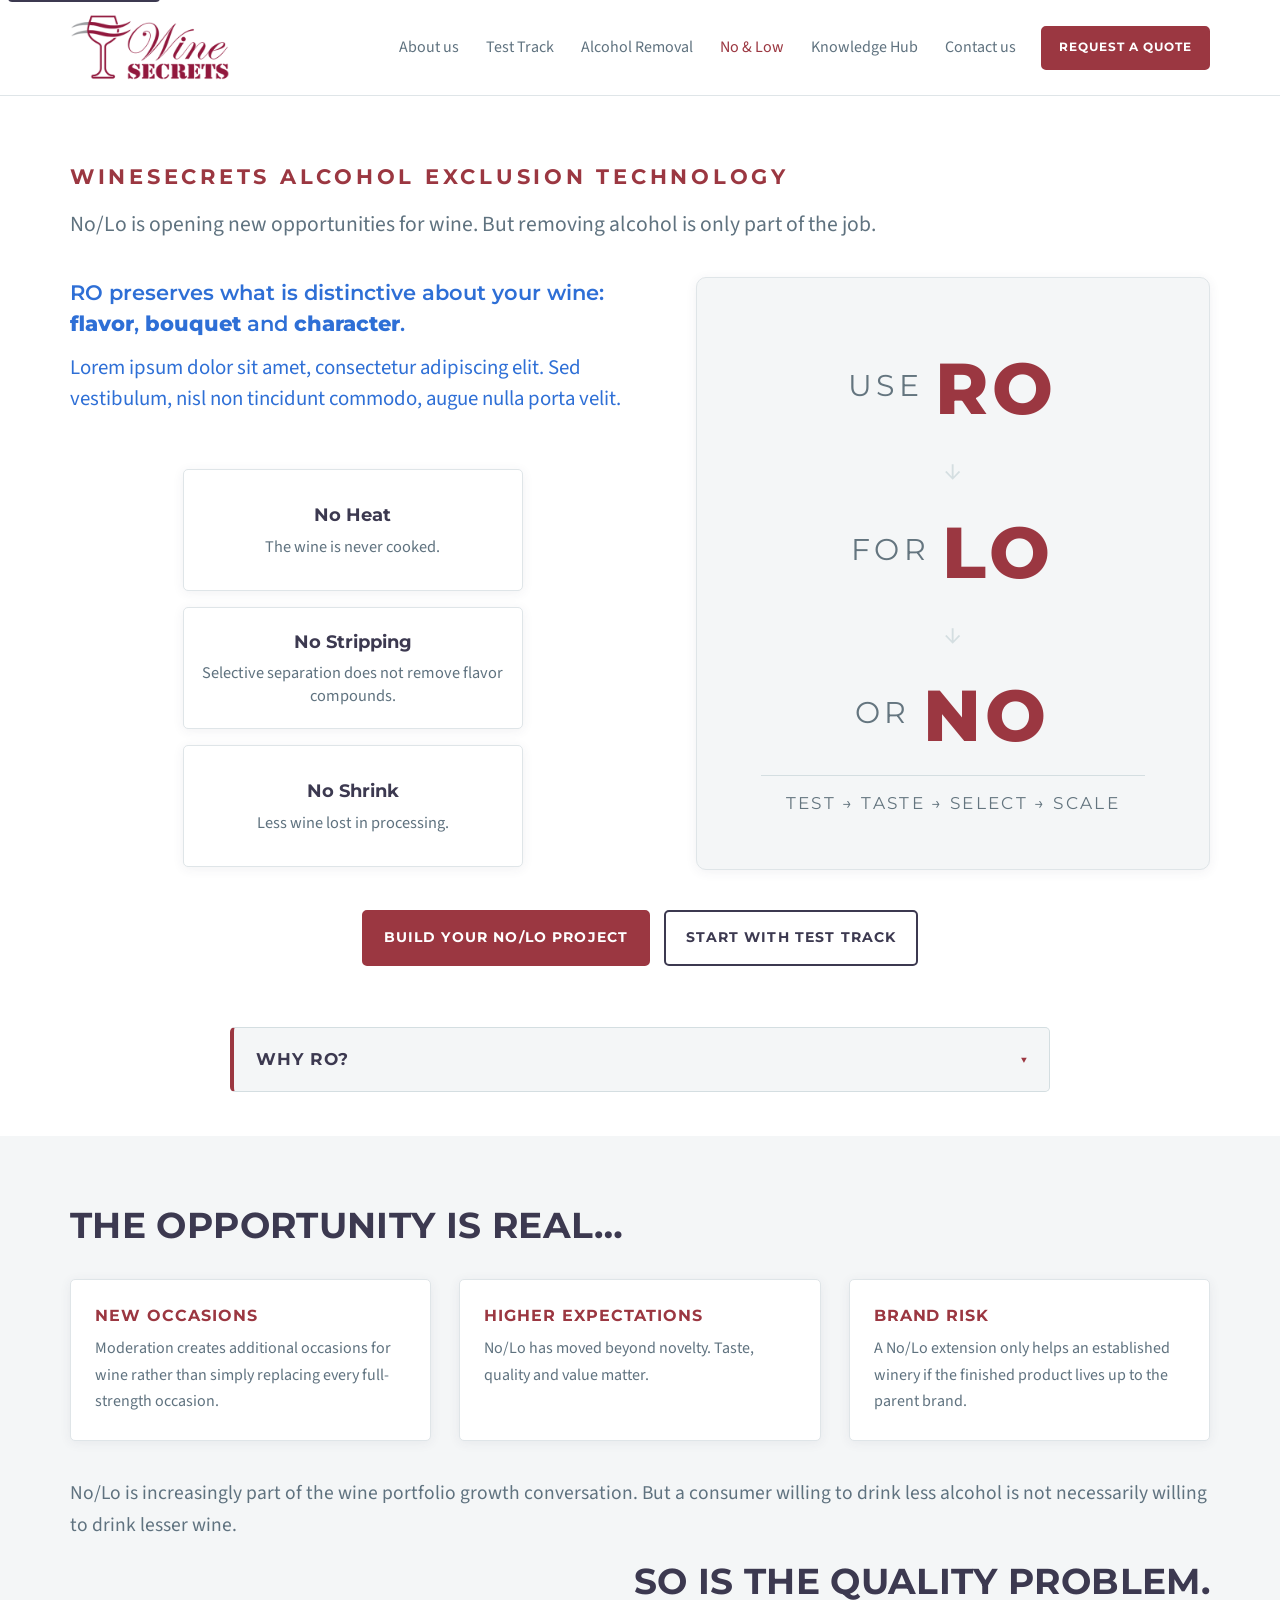
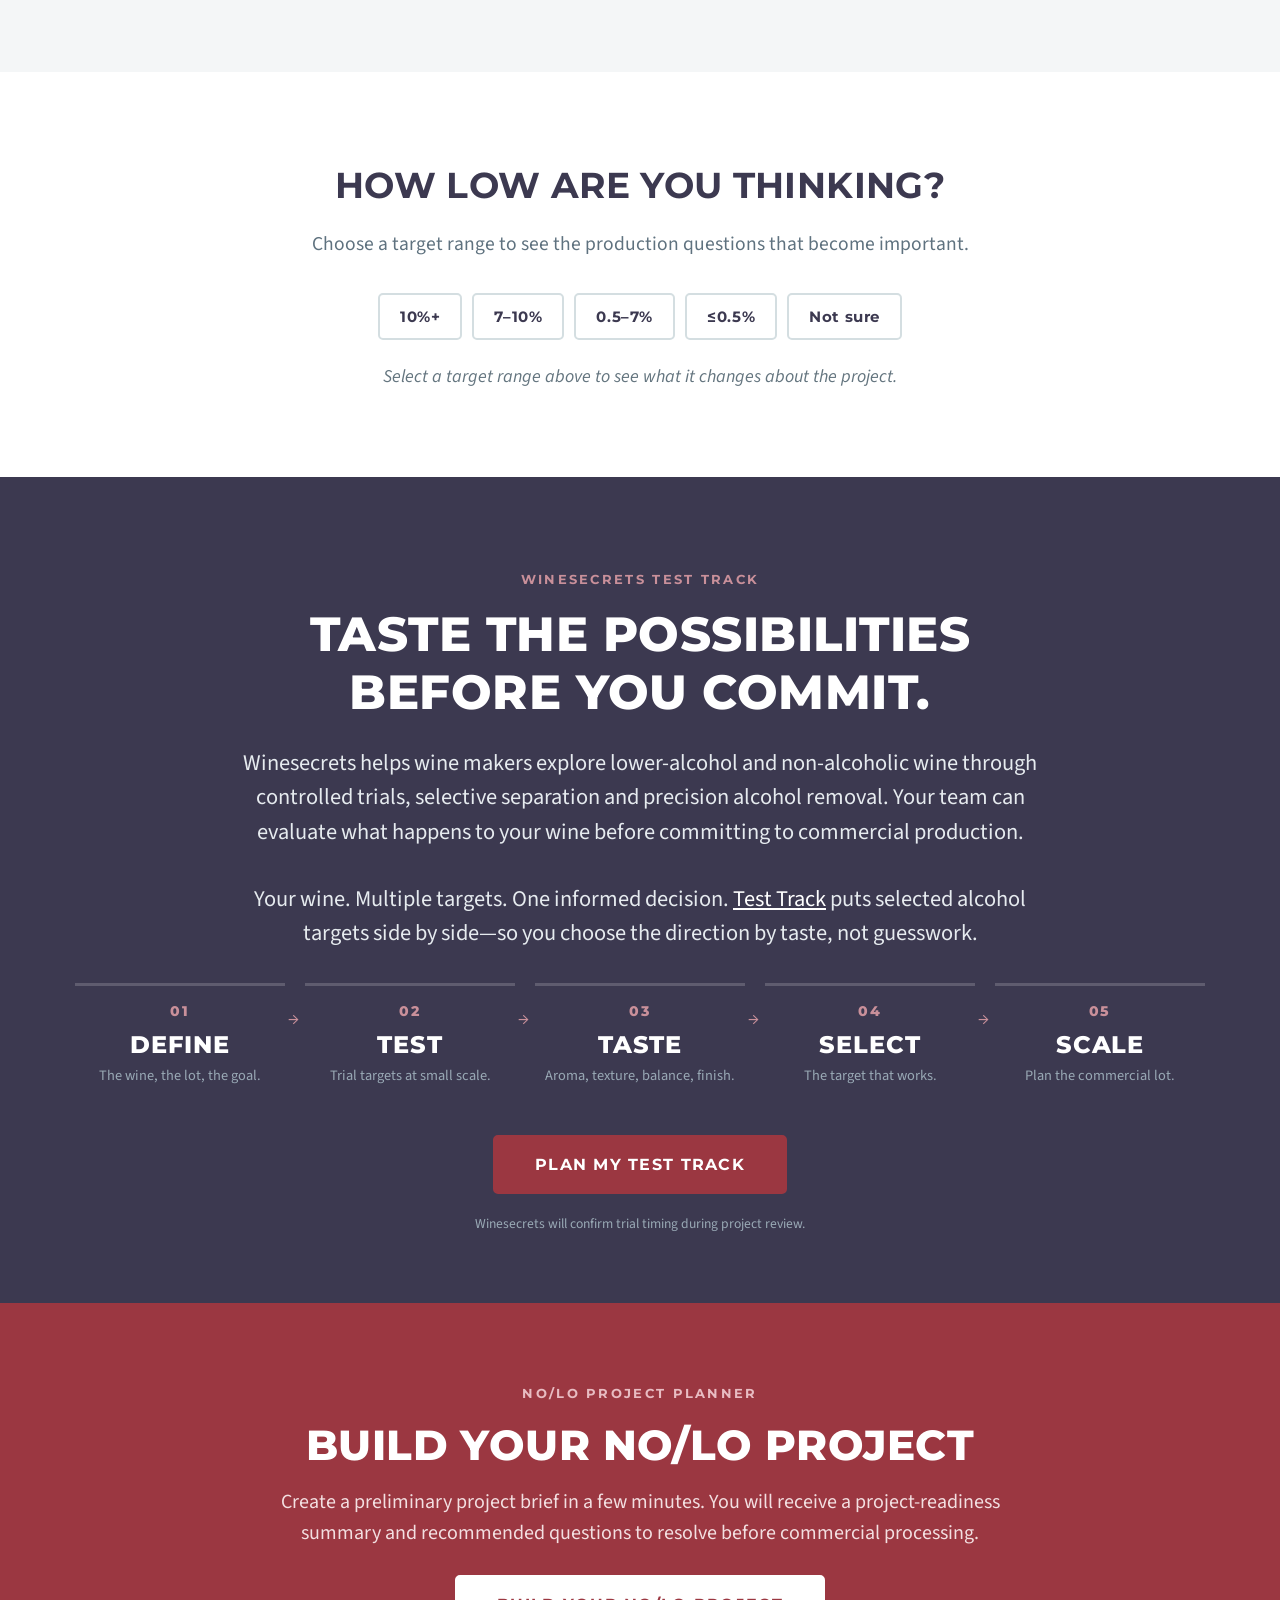
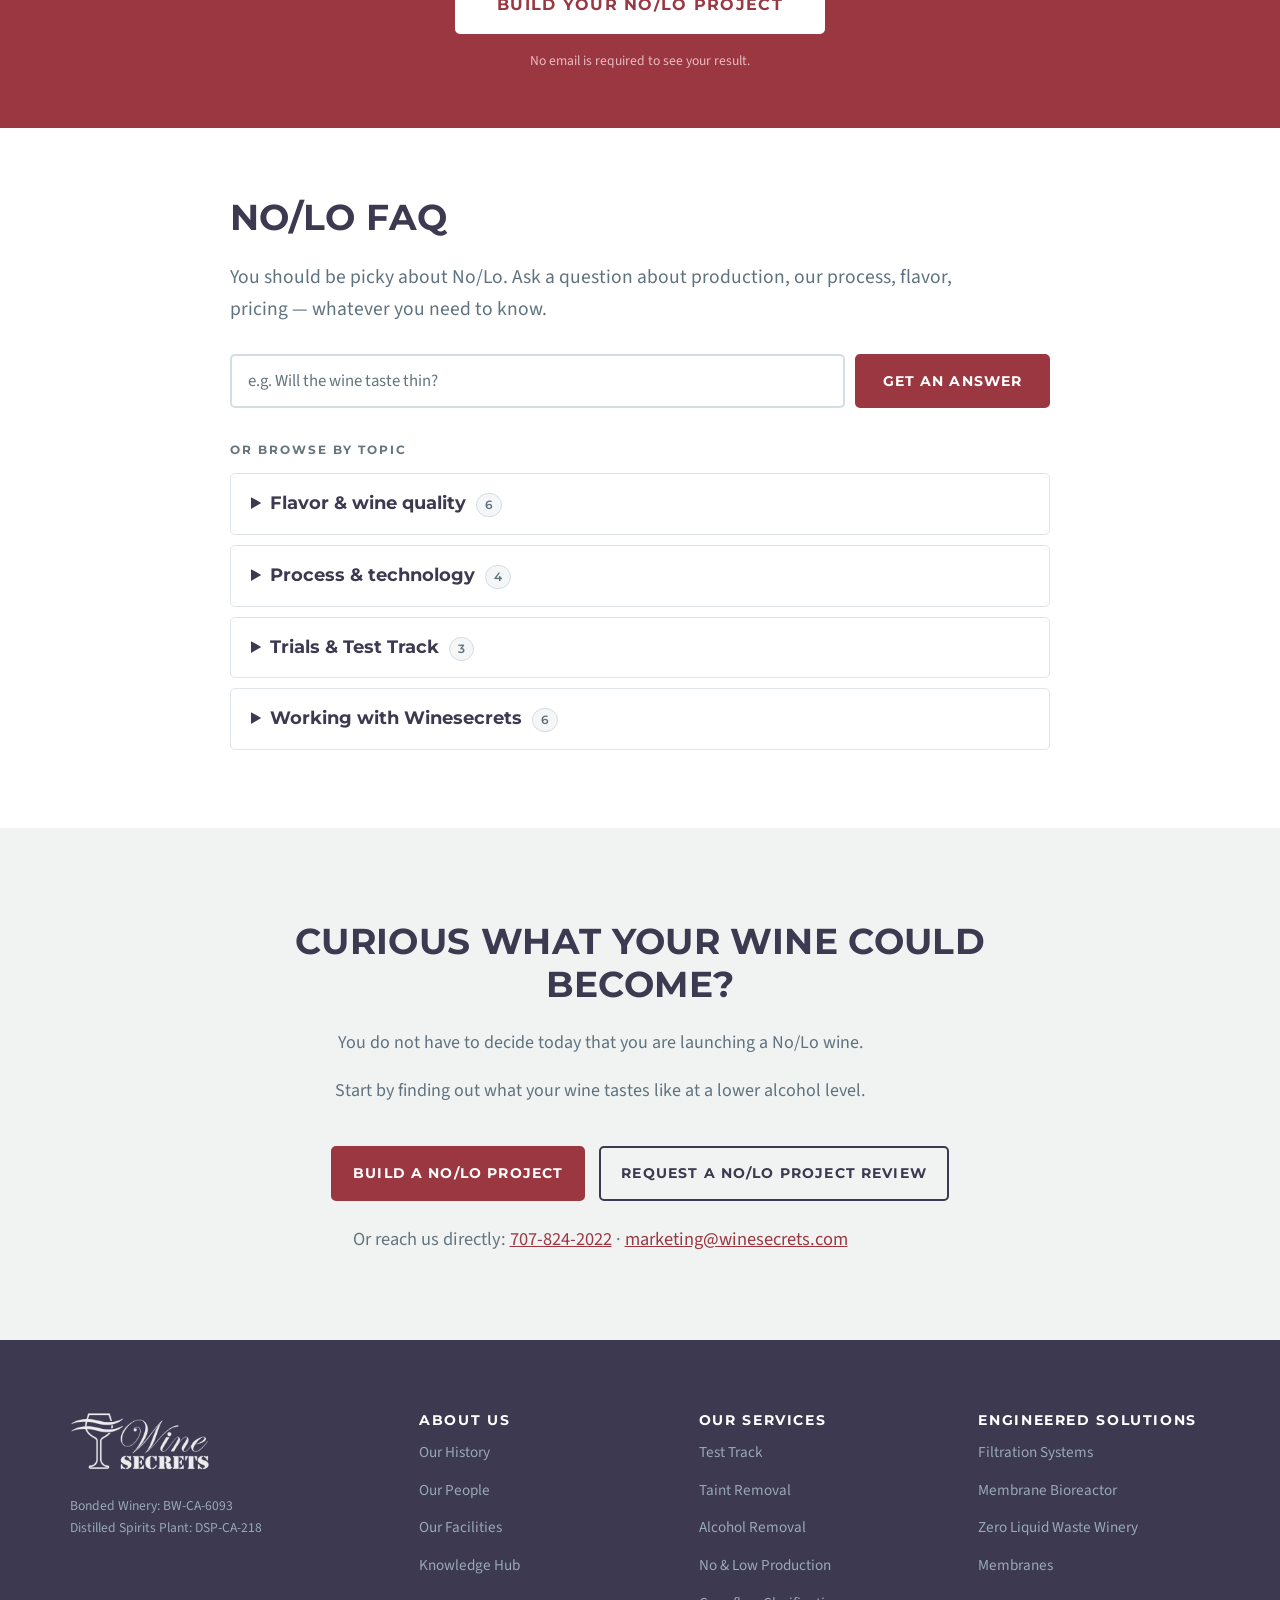
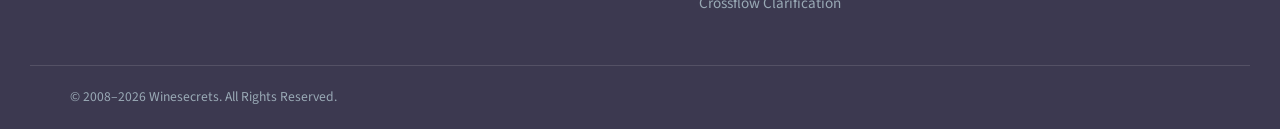
<file: index.html>
<!DOCTYPE html>
<html lang="en">
<head>
<meta charset="utf-8">
<meta name="viewport" content="width=device-width, initial-scale=1">
<title>No/Low Wine Dealcoholization | RO Alcohol Removal | Winesecrets</title>
<meta name="description" content="Explore No/Low wine production with Winesecrets. Trial multiple alcohol targets, evaluate your wine first, then scale with precision RO-based dealcoholization.">
<!--
  LOCAL PROTOTYPE — "Use RO for Lo or No" campaign page + No/Lo Project Planner.
  Not for production deployment. Claims marked [VERIFY ...] require Winesecrets signoff.
  See README.md for run/debug instructions.
-->
<link rel="icon" type="image/svg+xml" href="assets/favicon.svg">
<link rel="icon" type="image/png" sizes="32x32" href="assets/favicon-32.png">
<link rel="apple-touch-icon" href="assets/apple-touch-icon.png">
<link rel="preconnect" href="https://fonts.googleapis.com">
<link rel="preconnect" href="https://fonts.gstatic.com" crossorigin>
<link href="https://fonts.googleapis.com/css2?family=Montserrat:wght@400;600;700;800&family=Source+Sans+3:wght@400;600;700&display=swap" rel="stylesheet">
<link rel="stylesheet" href="css/styles.css?v=20260904x">
<script type="application/ld+json">
{
  "@context": "https://schema.org",
  "@type": "Service",
  "name": "No/Low Wine Dealcoholization",
  "provider": {
    "@type": "Organization",
    "name": "Winesecrets",
    "url": "https://winesecrets.com/"
  },
  "serviceType": "Wine dealcoholization and alcohol adjustment",
  "areaServed": "North America",
  "url": "https://winesecrets.com/no-lo-wine-dealcoholization/"
}
</script>
</head>
<body>
<a class="ws-nolo-skip" href="#main">Skip to content</a>

<!-- ============ 01 HEADER ============ -->
<header class="ws-nolo-header">
  <div class="ws-nolo-header__inner">
    <a class="ws-nolo-header__logo" href="https://winesecrets.com/">
      <img src="assets/logo.png" alt="Winesecrets" width="160" height="67">
    </a>
    <button class="ws-nolo-header__toggle" id="ws-nolo-nav-toggle" aria-expanded="false" aria-controls="ws-nolo-nav">
      <span class="ws-nolo-header__toggle-bar" aria-hidden="true"></span>
      Menu
    </button>
    <nav class="ws-nolo-header__nav" id="ws-nolo-nav" aria-label="Winesecrets">
      <ul>
        <li><a href="https://winesecrets.com/about-us/">About us</a></li>
        <li><a href="https://winesecrets.com/test-track/">Test Track</a></li>
        <li><a href="https://winesecrets.com/alcohol-removal/">Alcohol Removal</a></li>
        <li><a href="https://winesecrets.com/no-lo/" aria-current="page">No &amp; Low</a></li>
        <li><a href="https://winesecrets.com/knowledge-hub/">Knowledge Hub</a></li>
        <li><a href="https://winesecrets.com/contact-us">Contact us</a></li>
        <li><a class="ws-nolo-btn ws-nolo-btn--primary ws-nolo-btn--sm" href="https://winesecrets.com/contact-us">Request a Quote</a></li>
      </ul>
    </nav>
  </div>
</header>

<main id="main">

<!-- ============ 02 HERO ============ -->
<section class="ws-nolo-hero" id="top">
  <div class="ws-nolo-container ws-nolo-hero__kicker">
    <p class="ws-nolo-eyebrow">Winesecrets Alcohol Exclusion Technology</p>
    <p class="ws-nolo-hero__intro">No/Lo is opening new opportunities for wine. But removing alcohol is only part of the job.</p>
  </div>
  <div class="ws-nolo-container ws-nolo-hero__grid">
    <div class="ws-nolo-hero__copy">
      <h1 class="ws-nolo-visually-hidden">Use RO for Lo or No</h1>
      <div class="ws-nolo-hero__quality">
        <p class="ws-nolo-hero__quality-label" id="ws-nolo-quality-label">RO preserves what is distinctive about your wine: <strong>flavor</strong>, <strong>bouquet</strong> and <strong>character</strong>.</p>
        <!-- PLACEHOLDER COPY: replace before production -->
        <p class="ws-nolo-hero__quality-lorem">Lorem ipsum dolor sit amet, consectetur adipiscing elit. Sed vestibulum, nisl non tincidunt commodo, augue nulla porta velit.</p>
        <ul class="ws-nolo-hero__benefits" aria-labelledby="ws-nolo-quality-label">
          <li><strong>No Heat</strong><span>The wine is never cooked.</span></li>
          <li><strong>No Stripping</strong><span>Selective separation does not remove flavor compounds.</span></li>
          <li><strong>No Shrink</strong><span>Less wine lost in processing.</span></li>
        </ul>
      </div>
    </div>
    <div class="ws-nolo-hero__visual" aria-hidden="true">
      <div class="ws-nolo-hero__device">
        <div class="ws-nolo-hero__device-stack">
          <div class="ws-nolo-hero__device-row"><span class="ws-nolo-hero__device-word">Use</span> <span class="ws-nolo-hero__device-mark">RO</span></div>
          <div class="ws-nolo-hero__device-arrow">&darr;</div>
          <div class="ws-nolo-hero__device-row"><span class="ws-nolo-hero__device-word">for</span> <span class="ws-nolo-hero__device-mark">LO</span></div>
          <div class="ws-nolo-hero__device-arrow">&darr;</div>
          <div class="ws-nolo-hero__device-row"><span class="ws-nolo-hero__device-word">or</span> <span class="ws-nolo-hero__device-mark">NO</span></div>
        </div>
        <div class="ws-nolo-hero__device-caption">Test &rarr; Taste &rarr; Select &rarr; Scale</div>
      </div>
    </div>
  </div>
  <div class="ws-nolo-container">
    <div class="ws-nolo-hero__ctas">
      <a class="ws-nolo-btn ws-nolo-btn--primary" id="ws-nolo-hero-build" href="#project-planner" data-analytics="nolo_hero_project_click">Build Your No/Lo Project</a>
      <a class="ws-nolo-btn ws-nolo-btn--secondary" id="ws-nolo-hero-testtrack" href="#test-track" data-analytics="nolo_hero_testtrack_click">Start with Test Track</a>
    </div>
  </div>
  <!-- Returning-visitor callout is injected here by js/visitor.js when a saved project exists -->
  <div class="ws-nolo-container" id="ws-nolo-welcome-slot"></div>
</section>

<!-- ============ 03 WHY RO? (optional technical aside, collapsible) ============ -->
<section class="ws-nolo-aside" id="process">
  <div class="ws-nolo-container">
    <details class="ws-nolo-collapse ws-nolo-collapse--aside" id="ws-nolo-process-details">
      <summary>
        <h2>Why RO?</h2>
      </summary>
      <div class="ws-nolo-collapse__body">
        <p class="ws-nolo-lead">Winesecrets uses Reverse Osmosis as the selective separation stage of its alcohol-removal workflow.</p>

        <ol class="ws-nolo-diagram" aria-label="Winesecrets No/Lo process">
          <li>Wine</li>
          <li>RO Separation</li>
          <li>Permeate Stream</li>
          <li>Controlled Ethanol Removal</li>
          <li>Reintegration</li>
          <li>Target ABV</li>
        </ol>

        <div class="ws-nolo-prose">
          <p>The purpose is not simply to remove alcohol. It is to make the intervention controlled and selective, then return the adjusted stream to the wine as part of the complete production workflow.</p>
        </div>
        <details class="ws-nolo-details">
          <summary>What happens during RO separation?</summary>
          <p>RO separates a permeate stream containing water and ethanol from larger wine components. Ethanol is then reduced from that stream through the appropriate controlled process before reintegration.</p>
        </details>
      </div>
    </details>
  </div>
</section>

<!-- ============ 04 MARKET CONTEXT ============ -->
<section class="ws-nolo-section ws-nolo-section--soft" id="market" data-visitor-section="market">
  <div class="ws-nolo-container">
    <h2>The opportunity is real&hellip;</h2>
    <!-- Implementation note: no unsupported market-size statistics here. If added later they must be sourced, dated, and wine-specific. -->
    <div class="ws-nolo-cardgrid ws-nolo-cardgrid--3">
      <article class="ws-nolo-card">
        <h3>New Occasions</h3>
        <p>Moderation creates additional occasions for wine rather than simply replacing every full-strength occasion.</p>
      </article>
      <article class="ws-nolo-card">
        <h3>Higher Expectations</h3>
        <p>No/Lo has moved beyond novelty. Taste, quality and value matter.</p>
      </article>
      <article class="ws-nolo-card">
        <h3>Brand Risk</h3>
        <p>A No/Lo extension only helps an established winery if the finished product lives up to the parent brand.</p>
      </article>
    </div>
    <p class="ws-nolo-lead ws-nolo-market__shift">No/Lo is increasingly part of the wine portfolio growth conversation. But a consumer willing to drink less alcohol is not necessarily willing to drink lesser wine.</p>
    <h2 class="ws-nolo-market__punch">So is the quality problem.</h2>
  </div>
</section>

<!-- ============ 04 TARGET EXPLORER ============ -->
<section class="ws-nolo-section" id="target-explorer">
  <div class="ws-nolo-container ws-nolo-center">
    <h2>How low are you thinking?</h2>
    <p class="ws-nolo-lead">Choose a target range to see the production questions that become important.</p>
    <!-- Target ranges are planning categories, not regulatory classifications. Exact ranges may be adjusted after regulatory/technical review. -->
    <div class="ws-nolo-explorer">
      <div class="ws-nolo-explorer__controls" role="group" aria-label="Target alcohol range" id="ws-nolo-explorer-controls">
        <!-- buttons rendered by js/main.js from js/content.js -->
      </div>
      <div class="ws-nolo-explorer__panel" id="ws-nolo-explorer-panel" aria-live="polite">
        <p class="ws-nolo-explorer__hint">Select a target range above to see what it changes about the project.</p>
      </div>
      <div class="ws-nolo-explorer__cta" id="ws-nolo-explorer-cta" hidden>
        <button type="button" class="ws-nolo-btn ws-nolo-btn--primary" id="ws-nolo-explorer-build">Build My No/Lo Project</button>
      </div>
    </div>
  </div>
</section>

<!-- ============ 05 TEST TRACK (focal section) ============ -->
<section class="ws-nolo-section ws-nolo-testtrack" id="test-track" data-visitor-section="testtrack">
  <div class="ws-nolo-container ws-nolo-center">
    <p class="ws-nolo-eyebrow ws-nolo-eyebrow--ondark">Winesecrets Test Track</p>
    <h2 class="ws-nolo-testtrack__title">Taste the possibilities<br>before you commit.</h2>
    <p class="ws-nolo-testtrack__lead">Winesecrets helps wine makers explore lower-alcohol and non-alcoholic wine through controlled trials, selective separation and precision alcohol removal. Your team can evaluate what happens to your wine before committing to commercial production.</p>
    <p class="ws-nolo-testtrack__lead">Your wine. Multiple targets. One informed decision. <a href="https://winesecrets.com/test-track/">Test Track</a> puts selected alcohol targets side by side&mdash;so you choose the direction by taste, not guesswork.</p>
    <ol class="ws-nolo-testtrack__steps">
      <li><span class="ws-nolo-testtrack__num" aria-hidden="true">01</span><strong>Define</strong><small>The wine, the lot, the goal.</small></li>
      <li><span class="ws-nolo-testtrack__num" aria-hidden="true">02</span><strong>Test</strong><small>Trial targets at small scale.</small></li>
      <li><span class="ws-nolo-testtrack__num" aria-hidden="true">03</span><strong>Taste</strong><small>Aroma, texture, balance, finish.</small></li>
      <li><span class="ws-nolo-testtrack__num" aria-hidden="true">04</span><strong>Select</strong><small>The target that works.</small></li>
      <li><span class="ws-nolo-testtrack__num" aria-hidden="true">05</span><strong>Scale</strong><small>Plan the commercial lot.</small></li>
    </ol>
    <button type="button" class="ws-nolo-btn ws-nolo-btn--primary ws-nolo-btn--lg" id="ws-nolo-testtrack-plan" data-analytics="nolo_testtrack_cta_clicked">Plan My Test Track</button>
    <!-- [VERIFY OPERATIONS] No turnaround promise here. Timing language: -->
    <p class="ws-nolo-microcopy ws-nolo-microcopy--ondark">Winesecrets will confirm trial timing during project review.</p>
  </div>
</section>

<!-- ============ 06 NO/LO PROJECT PLANNER (opens in modal) ============ -->
<section class="ws-nolo-section ws-nolo-planner-band" id="project-planner">
  <div class="ws-nolo-container ws-nolo-center">
    <p class="ws-nolo-eyebrow ws-nolo-eyebrow--onburgundy">No/Lo Project Planner</p>
    <h2 class="ws-nolo-planner-band__title">Build Your No/Lo Project</h2>
    <p class="ws-nolo-planner-band__lead">Create a preliminary project brief in a few minutes. You will receive a project-readiness summary and recommended questions to resolve before commercial processing.</p>
    <button type="button" class="ws-nolo-btn ws-nolo-btn--inverse ws-nolo-btn--lg" id="ws-nolo-open-planner">Build Your No/Lo Project</button>
    <p class="ws-nolo-microcopy ws-nolo-planner-band__note">No email is required to see your result.</p>
  </div>
</section>

<!-- Common-concerns questions merged into the FAQ ask box below (js/content.js). -->

<!-- ============ 08 FAQ / ASK A QUESTION ============ -->
<section class="ws-nolo-section" id="faq">
  <div class="ws-nolo-container ws-nolo-container--narrow">
    <h2>No/Lo FAQ</h2>
    <p class="ws-nolo-lead">You should be picky about No/Lo. Ask a question about production, our process, flavor, pricing &mdash; whatever you need to know.</p>
    <form class="ws-nolo-ask" id="ws-nolo-ask-form" role="search">
      <label class="ws-nolo-visually-hidden" for="ws-nolo-ask-input">Ask a No/Lo question</label>
      <input type="text" id="ws-nolo-ask-input" autocomplete="off" spellcheck="false">
      <button type="submit" class="ws-nolo-btn ws-nolo-btn--primary">Get an Answer</button>
    </form>
    <div class="ws-nolo-ask__results" id="ws-nolo-ask-results" aria-live="polite"></div>
    <p class="ws-nolo-faq-browse-title">Or browse by topic</p>
    <div class="ws-nolo-faq-topics" id="ws-nolo-faq-topics">
      <!-- topic groups rendered by js/main.js from js/content.js -->
    </div>
  </div>
</section>

<!-- ============ 14 FINAL CTA ============ -->
<section class="ws-nolo-section ws-nolo-final" id="final-cta">
  <div class="ws-nolo-container ws-nolo-container--narrow ws-nolo-center">
    <h2 id="ws-nolo-final-title">Curious what your wine could become?</h2>
    <div class="ws-nolo-prose" id="ws-nolo-final-body">
      <p>You do not have to decide today that you are launching a No/Lo wine.</p>
      <p>Start by finding out what your wine tastes like at a lower alcohol level.</p>
    </div>
    <div class="ws-nolo-hero__ctas ws-nolo-hero__ctas--center">
      <a class="ws-nolo-btn ws-nolo-btn--primary" id="ws-nolo-final-primary" href="#project-planner">Build a No/Lo Project</a>
      <button type="button" class="ws-nolo-btn ws-nolo-btn--secondary" id="ws-nolo-final-review">Request a No/Lo Project Review</button>
    </div>
    <p class="ws-nolo-microcopy ws-nolo-final__contact">Or reach us directly: <a href="tel:+17078242022">707-824-2022</a> &middot; <a href="mailto:marketing@winesecrets.com">marketing@winesecrets.com</a></p>
  </div>
</section>

</main>

<!-- ============ 15 FOOTER ============ -->
<footer class="ws-nolo-footer">
  <div class="ws-nolo-container ws-nolo-footer__grid">
    <div class="ws-nolo-footer__col ws-nolo-footer__brand">
      <img src="assets/logo.png" alt="Winesecrets" width="140" height="59">
      <p>Bonded Winery: BW-CA-6093<br>Distilled Spirits Plant: DSP-CA-218</p>
    </div>
    <nav class="ws-nolo-footer__col" aria-label="About">
      <h3>About Us</h3>
      <ul>
        <li><a href="https://winesecrets.com/about-us/">Our History</a></li>
        <li><a href="https://winesecrets.com/our-people/">Our People</a></li>
        <li><a href="https://winesecrets.com/our-facilities/">Our Facilities</a></li>
        <li><a href="https://winesecrets.com/knowledge-hub/">Knowledge Hub</a></li>
      </ul>
    </nav>
    <nav class="ws-nolo-footer__col" aria-label="Services">
      <h3>Our Services</h3>
      <ul>
        <li><a href="https://winesecrets.com/test-track/">Test Track</a></li>
        <li><a href="https://winesecrets.com/taint-removal/">Taint Removal</a></li>
        <li><a href="https://winesecrets.com/alcohol-removal/">Alcohol Removal</a></li>
        <li><a href="https://winesecrets.com/no-lo/">No &amp; Low Production</a></li>
        <li><a href="https://winesecrets.com/crossflow-clarification/">Crossflow Clarification</a></li>
      </ul>
    </nav>
    <nav class="ws-nolo-footer__col" aria-label="Engineered solutions">
      <h3>Engineered Solutions</h3>
      <ul>
        <li><a href="https://winesecrets.com/ws-veolia-filtration-systems/">Filtration Systems</a></li>
        <li><a href="https://winesecrets.com/membrane-bioreactor/">Membrane Bioreactor</a></li>
        <li><a href="https://winesecrets.com/zero-liquid-waste-winery/">Zero Liquid Waste Winery</a></li>
        <li><a href="https://winesecrets.com/membranes/">Membranes</a></li>
      </ul>
    </nav>
  </div>
  <div class="ws-nolo-container ws-nolo-footer__legal">
    <p>&copy; 2008&ndash;2026 Winesecrets. All Rights Reserved.</p>
  </div>
</footer>

<!-- ============ PLANNER MODAL ============ -->
<dialog class="ws-nolo-modal ws-nolo-modal--planner" id="ws-nolo-planner-modal" aria-labelledby="ws-nolo-planner-modal-title">
  <form method="dialog" class="ws-nolo-modal__close-form"><button class="ws-nolo-modal__close" aria-label="Close planner">&times;</button></form>
  <div class="ws-nolo-modal__body">
    <p class="ws-nolo-eyebrow">Winesecrets Alcohol Exclusion Technology</p>
    <h3 class="ws-nolo-modal__title" id="ws-nolo-planner-modal-title">Build Your No/Lo Project</h3>
    <p class="ws-nolo-microcopy" style="margin-top:0">No email is required to see your result. Progress is saved in your browser — you can close this window and come back.</p>
    <div class="ws-nolo-planner" id="ws-nolo-planner">
      <p class="ws-nolo-planner__storage-note" id="ws-nolo-storage-note" hidden>Your browser is not allowing local project storage. You can still use the planner, but your progress may not be saved if you leave this page.</p>
      <div class="ws-nolo-planner__progress" id="ws-nolo-planner-progress"></div>
      <p class="ws-nolo-visually-hidden" id="ws-nolo-planner-announce" role="status" aria-live="polite"></p>
      <form class="ws-nolo-planner__form" id="ws-nolo-planner-form" novalidate>
        <!-- steps rendered by js/planner.js from schema in js/content.js -->
      </form>
      <div class="ws-nolo-planner__results" id="ws-nolo-planner-results" hidden></div>
    </div>
  </div>
</dialog>

<!-- ============ TEST TRACK MODAL (mock) ============ -->
<dialog class="ws-nolo-modal ws-nolo-modal--testtrack" id="ws-nolo-testtrack-modal" aria-labelledby="ws-nolo-tt-title">
  <form method="dialog" class="ws-nolo-modal__close-form"><button class="ws-nolo-modal__close" aria-label="Close">&times;</button></form>
  <div class="ws-nolo-modal__body" id="ws-nolo-tt-body">
    <p class="ws-nolo-eyebrow">Winesecrets Test Track</p>
    <h3 class="ws-nolo-modal__title" id="ws-nolo-tt-title">Prototype your No/Lo wine.</h3>
    <p>Bench trials run with the same technology as full-scale treatment&mdash;so your team can taste your own wine at selected alcohol targets before committing the lot.</p>
    <ol class="ws-nolo-tt-steps">
      <li><strong>Request a kit</strong><span>A specialized sample shipping kit arrives with everything you need to safely send your wine.</span></li>
      <!-- [VERIFY OPERATIONS] sample volume wording sourced from current winesecrets.com/test-track/ -->
      <li><strong>Send a sample</strong><span>Most alcohol trials need just a single 750&nbsp;ml bottle.</span></li>
      <li><strong>Taste the results</strong><span>Treated samples come back at the selected targets. Taste them blind and choose the level where the wine works.</span></li>
    </ol>
    <!-- [VERIFY OPERATIONS] No turnaround promise (live site is inconsistent: "one business day" vs "3-5 business days"). -->
    <p class="ws-nolo-microcopy">Illustrative: one wine, trialed at 9%, 5% and 0.5%&mdash;the target is chosen by taste. Winesecrets will confirm trial timing when your trial is scheduled.</p>
    <form id="ws-nolo-tt-form" novalidate>
      <div class="ws-nolo-field"><label for="ws-tt-name">Name <span aria-hidden="true">*</span></label><input id="ws-tt-name" name="name" type="text" autocomplete="name" required></div>
      <div class="ws-nolo-field"><label for="ws-tt-company">Winery / Company <span aria-hidden="true">*</span></label><input id="ws-tt-company" name="company" type="text" autocomplete="organization" required></div>
      <div class="ws-nolo-field"><label for="ws-tt-email">Email <span aria-hidden="true">*</span></label><input id="ws-tt-email" name="email" type="email" autocomplete="email" required></div>
      <div class="ws-nolo-field"><label for="ws-tt-phone">Phone</label><input id="ws-tt-phone" name="phone" type="tel" autocomplete="tel"></div>
      <div class="ws-nolo-field"><label for="ws-tt-notes">About the wine and target(s)</label><textarea id="ws-tt-notes" name="notes" rows="3"></textarea></div>
      <p class="ws-nolo-microcopy" id="ws-nolo-tt-brief-note"></p>
      <p class="ws-nolo-error" id="ws-nolo-tt-error" role="alert" hidden>Please complete the required name, winery and email fields.</p>
      <button type="submit" class="ws-nolo-btn ws-nolo-btn--primary">Request My Test Track Kit</button>
    </form>
    <p class="ws-nolo-faq-contact">Prefer to start by phone or email? Call <a href="tel:+17078242022">707-824-2022</a> or email <a href="mailto:marketing@winesecrets.com">marketing@winesecrets.com</a>.</p>
  </div>
  <div class="ws-nolo-modal__body" id="ws-nolo-tt-success" hidden>
    <h3 class="ws-nolo-modal__title">Local prototype</h3>
    <p>Your Test Track request is ready. In production, this action will send your request&mdash;with your project brief attached&mdash;to Winesecrets.</p>
    <p class="ws-nolo-microcopy">Mock submission payload (also logged to the browser console):</p>
    <pre class="ws-nolo-payload" id="ws-nolo-tt-payload"></pre>
    <form method="dialog"><button class="ws-nolo-btn ws-nolo-btn--secondary">Close</button></form>
  </div>
</dialog>

<!-- ============ LEAD CAPTURE MODAL (mock) ============ -->
<dialog class="ws-nolo-modal" id="ws-nolo-review-modal" aria-labelledby="ws-nolo-review-title">
  <form method="dialog" class="ws-nolo-modal__close-form"><button class="ws-nolo-modal__close" aria-label="Close">&times;</button></form>
  <div class="ws-nolo-modal__body" id="ws-nolo-review-body">
    <h3 id="ws-nolo-review-title" class="ws-nolo-modal__title">Complimentary No/Lo Project Review</h3>
    <p>You've built the project. Let an experienced Winesecrets team member review the target, lot, timing and key concerns with you before you decide what to trial.</p>
    <form id="ws-nolo-review-form" novalidate>
      <div class="ws-nolo-field"><label for="ws-review-name">Name <span aria-hidden="true">*</span></label><input id="ws-review-name" name="name" type="text" autocomplete="name" required></div>
      <div class="ws-nolo-field"><label for="ws-review-company">Winery / Company <span aria-hidden="true">*</span></label><input id="ws-review-company" name="company" type="text" autocomplete="organization" required></div>
      <div class="ws-nolo-field"><label for="ws-review-email">Email <span aria-hidden="true">*</span></label><input id="ws-review-email" name="email" type="email" autocomplete="email" required></div>
      <div class="ws-nolo-field"><label for="ws-review-phone">Phone</label><input id="ws-review-phone" name="phone" type="tel" autocomplete="tel"></div>
      <div class="ws-nolo-field"><label for="ws-review-contact">Preferred contact</label>
        <select id="ws-review-contact" name="preferredContact"><option value="">No preference</option><option value="email">Email</option><option value="phone">Phone</option></select>
      </div>
      <div class="ws-nolo-field"><label for="ws-review-note">Additional note</label><textarea id="ws-review-note" name="note" rows="3"></textarea></div>
      <p class="ws-nolo-microcopy">Your project brief is attached to this request automatically.</p>
      <p class="ws-nolo-error" id="ws-nolo-review-error" role="alert" hidden>Please complete the required name, winery and email fields.</p>
      <button type="submit" class="ws-nolo-btn ws-nolo-btn--primary">Request My Project Review</button>
    </form>
  </div>
  <div class="ws-nolo-modal__body" id="ws-nolo-review-success" hidden>
    <h3 class="ws-nolo-modal__title">Local prototype</h3>
    <p>Your project is ready. In production, this action will send the project brief to Winesecrets.</p>
    <p class="ws-nolo-microcopy">Mock submission payload (also logged to the browser console):</p>
    <pre class="ws-nolo-payload" id="ws-nolo-review-payload"></pre>
    <form method="dialog"><button class="ws-nolo-btn ws-nolo-btn--secondary">Close</button></form>
  </div>
</dialog>

<!-- ============ PRINT-ONLY BRIEF ============ -->
<div class="ws-nolo-print-brief" id="ws-nolo-print-brief" aria-hidden="true"></div>

<!-- ============ DEBUG PANEL (local only, ?debug=1) ============ -->
<aside class="ws-nolo-debug" id="ws-nolo-debug" hidden aria-label="Prototype debug panel"></aside>

<script src="js/content.js?v=20260904x" defer></script>
<script src="js/analytics.js?v=20260904x" defer></script>
<script src="js/visitor.js?v=20260904x" defer></script>
<script src="js/planner.js?v=20260904x" defer></script>
<script src="js/main.js?v=20260904x" defer></script>
</body>
</html>
</file>
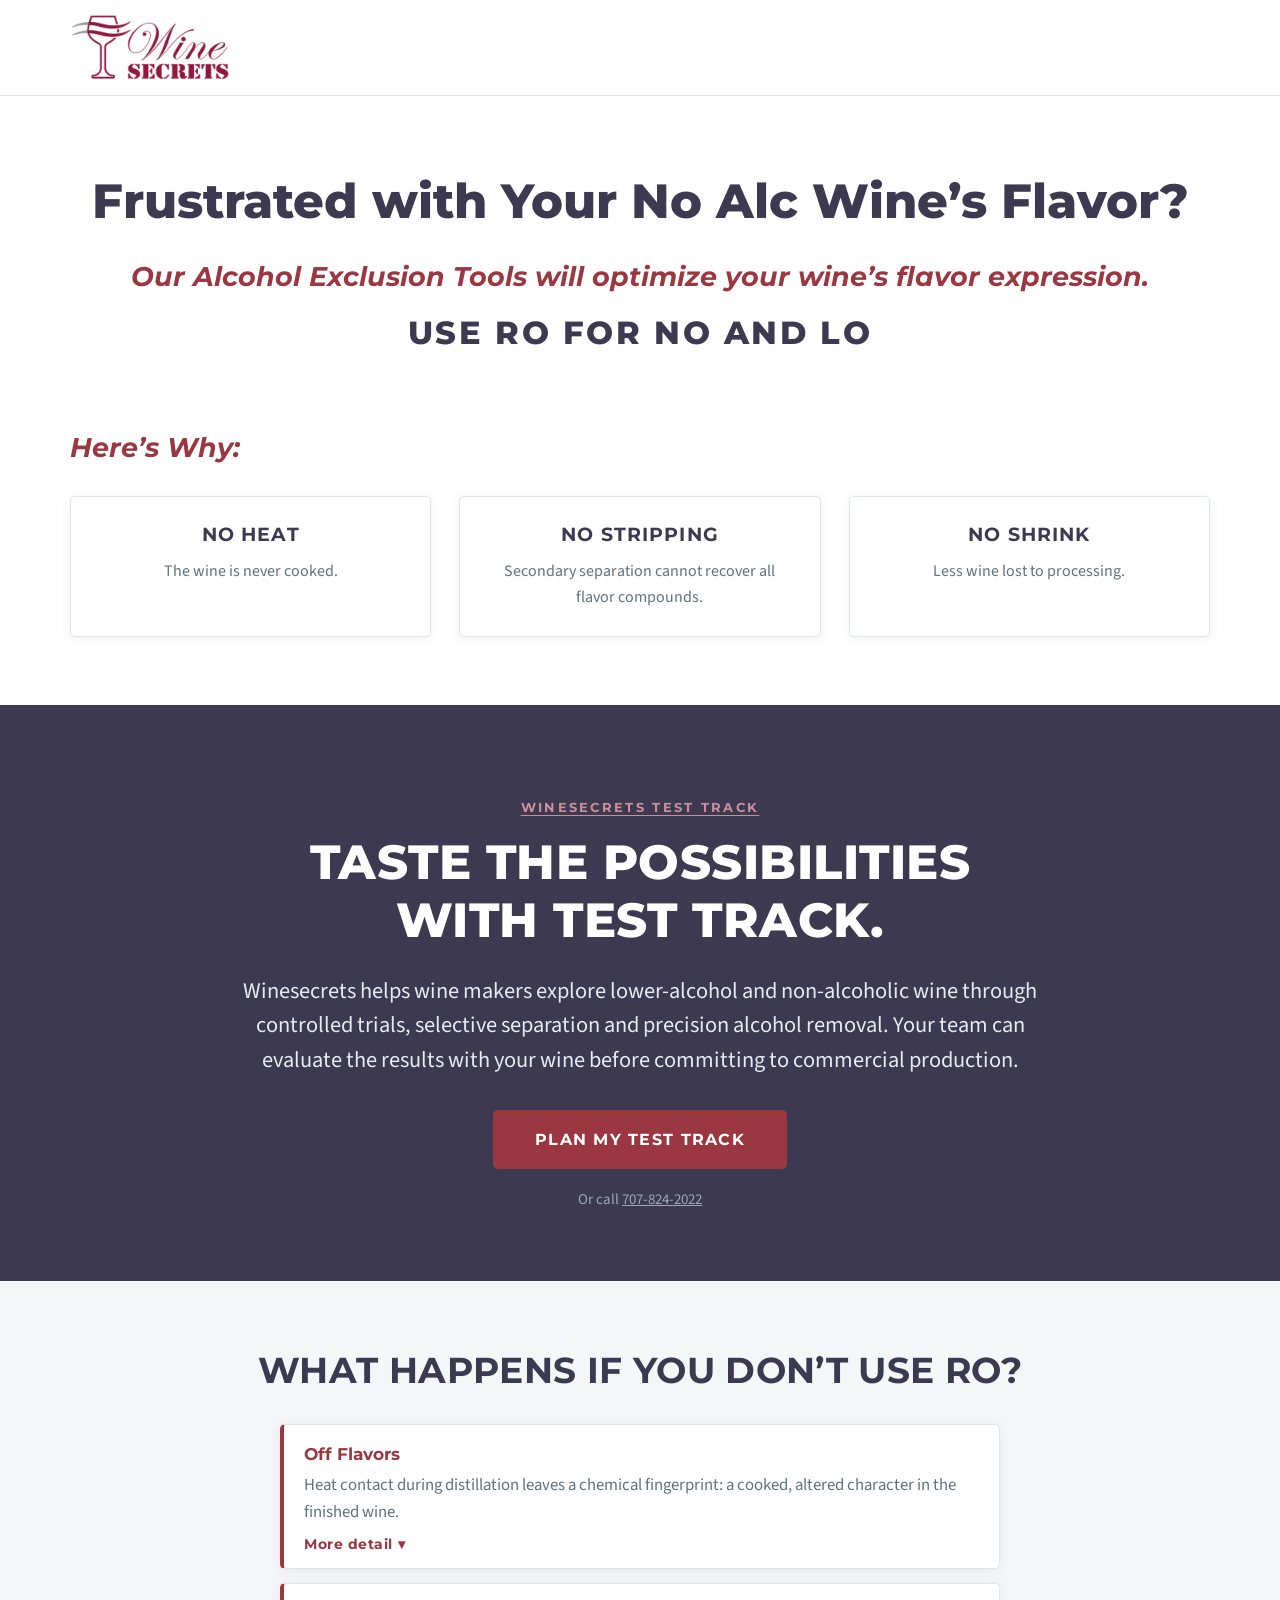
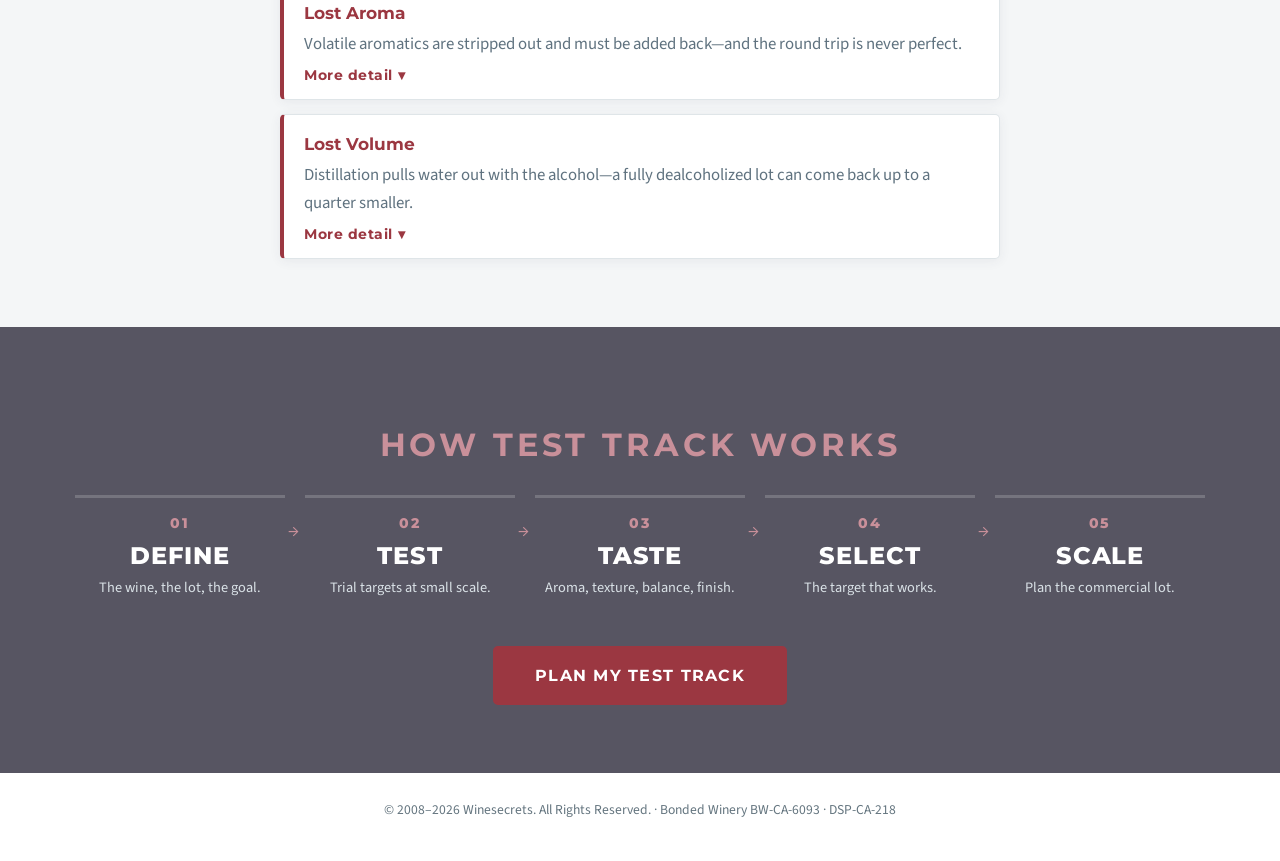
<file: tools.html>
<!DOCTYPE html>
<html lang="en">
<head>
<meta charset="utf-8">
<meta name="viewport" content="width=device-width, initial-scale=1">
<title>Alcohol Exclusion Tools | Use RO for No and Lo | Winesecrets</title>
<meta name="description" content="Dissatisfied with no-alcohol wine flavor quality? Winesecrets Alcohol Exclusion Tools: RO-based alcohol removal with no heat, no stripping, no shrink.">
<!--
  LOCAL PROTOTYPE — simplified "Alcohol Exclusion Tools" one-pager.
  Shares branding/styles with index.html. Claims marked [VERIFY ...] require signoff.
-->
<link rel="icon" type="image/svg+xml" href="assets/favicon.svg">
<link rel="icon" type="image/png" sizes="32x32" href="assets/favicon-32.png">
<link rel="apple-touch-icon" href="assets/apple-touch-icon.png">
<link rel="preconnect" href="https://fonts.googleapis.com">
<link rel="preconnect" href="https://fonts.gstatic.com" crossorigin>
<link href="https://fonts.googleapis.com/css2?family=Montserrat:wght@400;600;700;800&family=Source+Sans+3:wght@400;600;700&display=swap" rel="stylesheet">
<link rel="stylesheet" href="css/styles.css?v=20260904x">
<style>
  .ws-tools-hero { padding: clamp(44px, 6vw, 80px) 0 clamp(20px, 3vw, 36px); text-align: center; }
  .ws-tools-hero h1 {
    color: var(--ws-brand-secondary);
    font-weight: 800;
    font-size: clamp(1.7rem, 4.2vw, 3rem);
    margin-bottom: 0.5em;
  }
  .ws-tools-hero .ws-tools-sub {
    font-family: var(--font-heading);
    color: var(--ws-brand-primary);
    font-weight: 700;
    font-style: italic;
    font-size: clamp(1.21rem, 2.52vw, 1.68rem);  /* 5% up */
    margin: 0 0 0.5rem;
  }
  .ws-tools-hero .ws-tools-tag {
    font-family: var(--font-heading);
    color: var(--ws-brand-secondary);
    font-weight: 800;
    font-size: clamp(1.3rem, 3vw, 2rem);
    letter-spacing: 0.08em;
    text-transform: uppercase;
    margin: 0;
  }
  /* matches .ws-tools-sub (hero flavor line) */
  .ws-tools-why {
    text-align: left;
    margin-bottom: 0;
    font-family: var(--font-heading);
    color: var(--ws-brand-primary);
    font-weight: 700;
    font-style: italic;
    font-size: clamp(1.21rem, 2.52vw, 1.68rem);
    text-transform: none;
    letter-spacing: normal;
  }
  .ws-tools-benefits .ws-nolo-card { text-align: center; }
  .ws-tools-benefits .ws-nolo-card h3 { color: var(--ws-brand-secondary); font-size: 1.2rem; }
  .ws-tools-negatives h2 { text-align: center; }
  .ws-tools-negatives ul {
    list-style: none; margin: 2rem auto 0; padding: 0;
    max-width: 720px;
    display: grid; gap: 14px;
  }
  .ws-tools-negatives li {
    background: var(--ws-bg);
    border: 1px solid var(--ws-border);
    border-left: 4px solid var(--ws-brand-primary);
    border-radius: var(--ws-radius);
    box-shadow: var(--ws-shadow);
    padding: 16px 20px;
    font-size: 1.05rem;
  }
  /* detail copy carried inside a bullet card, below its lead-in line — indented
     so it reads as nested detail rather than a run-on of the lead line */
  /* Detail copy is collapsed so the page stays short. It opens on hover, on
     keyboard focus, and on tap (the button toggles .is-open) — hover alone
     would hide it entirely from touch devices. */
  /* No transition here: animating grid-template-rows between 0fr and 1fr leaves
     the panel stuck closed in browsers that cannot interpolate fr units, so the
     disclosure opens instantly instead. */
  .ws-tools-more {
    display: grid;
    grid-template-rows: 0fr;
  }
  .ws-tools-more > div { overflow: hidden; }
  .ws-tools-negatives li:hover .ws-tools-more,
  .ws-tools-negatives li:focus-within .ws-tools-more,
  .ws-tools-negatives li.is-open .ws-tools-more {
    grid-template-rows: 1fr;
  }
  .ws-tools-more p {
    margin: 0 0 0.85rem;
    padding-left: 22px;
    line-height: 1.6;
    font-size: 1rem;
  }
  .ws-tools-more p:first-child { margin-top: 0.85rem; }
  .ws-tools-more p:last-child { margin-bottom: 0; }
  .ws-tools-negatives li p strong { color: var(--ws-brand-secondary); }
  .ws-tools-negatives li.has-detail { cursor: pointer; }
  .ws-tools-hint {
    display: block;
    margin-top: 0.55rem;
    padding: 0;
    border: 0;
    background: none;
    cursor: pointer;
    font-family: var(--font-heading);
    font-size: 0.85rem;
    font-weight: 700;
    letter-spacing: 0.04em;
    color: var(--ws-brand-primary);
  }
  .ws-tools-negatives li:hover .ws-tools-hint,
  .ws-tools-negatives li:focus-within .ws-tools-hint,
  .ws-tools-negatives li.is-open .ws-tools-hint { visibility: hidden; }
  @media (max-width: 700px) {
    .ws-tools-more p { padding-left: 0; }
  }
  /* Direct child only: the bullet's own lead-in label ("Off Flavors", "Lost
     Aroma"). Bold terms in the detail copy sit inside <p>, so they stay inline
     instead of each breaking onto its own line. */
  .ws-tools-negatives li > strong {
    font-family: var(--font-heading);
    color: var(--ws-brand-primary);
    display: block; margin-bottom: 0.2rem;
  }
  .ws-tools-callline { font-size: 0.935rem; }  /* 10% up from .ws-nolo-microcopy */
  /* "Winesecrets Test Track" links out to the main site's Test Track page;
     the CTA buttons still open this page's own inline modal. */
  .ws-tools-ttlink { color: inherit; text-decoration: underline; text-underline-offset: 3px; }
  .ws-tools-ttlink:hover { text-decoration: none; }
  /* Bottom band is the middle band's blue, grayed: same 248deg hue as
     --ws-brand-secondary #3c3950, saturation 17% -> 7%, lightness 27% -> 36%. */
  .ws-tools-stepsband { background: #575562; }
  .ws-tools-stepsband .ws-nolo-testtrack__steps small { color: #dae2e7; }
  /* "How Test Track Works" was getting lost at the shared eyebrow's 0.8rem —
     scoped here to ~2-2.5x, with the tracking eased so it doesn't sprawl. */
  .ws-tools-stepsband .ws-nolo-eyebrow {
    font-size: clamp(1.6rem, 3vw, 2rem);
    letter-spacing: 0.12em;
    margin-bottom: 1.4rem;
  }
  .ws-tools-footer { text-align: center; padding: 26px 0; color: var(--ws-text-muted); font-size: 0.85rem; }
</style>
</head>
<body>

<!-- ============ HEADER (minimal) ============ -->
<header class="ws-nolo-header">
  <div class="ws-nolo-header__inner">
    <a class="ws-nolo-header__logo" href="https://winesecrets.com/">
      <img src="assets/logo.png" alt="Winesecrets" width="160" height="67">
    </a>
  </div>
</header>

<main id="main">

<!-- ============ QUESTION HERO ============ -->
<section class="ws-tools-hero">
  <div class="ws-nolo-container">
    <h1>Frustrated with Your No&nbsp;Alc Wine&rsquo;s Flavor?</h1>
    <p class="ws-tools-sub">Our Alcohol Exclusion Tools will optimize your wine&rsquo;s flavor expression.</p>
    <p class="ws-tools-tag">Use RO for No and Lo</p>
  </div>
</section>

<!-- ============ THREE BENEFITS ============ -->
<section class="ws-nolo-section ws-tools-benefits" style="padding-top: clamp(20px, 3vw, 36px);">
  <div class="ws-nolo-container">
    <h2 class="ws-tools-why">Here&rsquo;s Why:</h2>
    <div class="ws-nolo-cardgrid ws-nolo-cardgrid--3">
      <article class="ws-nolo-card">
        <h3>No Heat</h3>
          <p>The wine is never cooked.</p>
      </article>
      <article class="ws-nolo-card">
        <h3>No Stripping</h3>
          <p>Secondary separation cannot recover all flavor compounds.</p>
      </article>
      <article class="ws-nolo-card">
        <h3>No Shrink</h3>
          <p>Less wine lost to processing.</p>
      </article>
    </div>
  </div>
</section>

<!-- ============ TEST TRACK ============ -->
<section class="ws-nolo-section ws-nolo-testtrack" id="test-track">
  <div class="ws-nolo-container ws-nolo-center">
    <p class="ws-nolo-eyebrow ws-nolo-eyebrow--ondark"><a class="ws-tools-ttlink" href="https://winesecrets.com/test-track/">Winesecrets Test Track</a></p>
    <h2 class="ws-nolo-testtrack__title">Taste the possibilities<br>with Test Track.</h2>
    <p class="ws-nolo-testtrack__lead">Winesecrets helps wine makers explore lower-alcohol and non-alcoholic wine through controlled trials, selective separation and precision alcohol removal. Your team can evaluate the results with your wine before committing to commercial production.</p>
    <button type="button" class="ws-nolo-btn ws-nolo-btn--primary ws-nolo-btn--lg ws-tools-tt-open">Plan My Test Track</button>
    <p class="ws-nolo-microcopy ws-nolo-microcopy--ondark ws-tools-callline">Or call <a href="tel:+17078242022" style="color:inherit">707-824-2022</a></p>
  </div>
</section>

<!-- ============ WHAT IF YOU DON'T USE RO ============ -->
<section class="ws-nolo-section ws-nolo-section--soft ws-tools-negatives">
  <div class="ws-nolo-container">
    <h2>What happens if you don&rsquo;t use RO?</h2>
    <!-- [VERIFY MARKETING] implicit contrast with heat-based distillation dealcoholization; no competitor tech named. -->
    <ul>
      <!-- [VERIFY MARKETING] Chemistry supplied by the client, cited to AJEV
           (Am. J. Enol. Vitic.). Confirm citations before production use. -->
      <li class="has-detail"><strong>Off Flavors</strong>Heat contact during distillation leaves a chemical fingerprint: a cooked, altered character in the finished wine.
        <button type="button" class="ws-tools-hint" aria-expanded="false">More detail &#9662;</button>
        <div class="ws-tools-more"><div>
          <p>Heat exposure doesn&rsquo;t just dull a wine&rsquo;s flavor &mdash; it changes its chemistry in measurable, predictable ways. Both red and white wines develop elevated <strong>furfural</strong> and <strong>5-hydroxymethylfurfural (HMF)</strong> &mdash; sugar-dehydration byproducts &mdash; along with faster loss of <strong>free sulfur dioxide (SO<sub>2</sub>)</strong> and increased <strong>benzaldehyde</strong> once exposed to elevated temperature (AJEV).</p>
          <p><strong>White wines</strong> show it mainly in the aromatics: the fruity acetate esters <strong>isoamyl acetate, hexyl acetate</strong>, and <strong>2-phenylethyl acetate</strong> break down quickly, while <strong>1,1,6-trimethyl-1,2-dihydronaphthalene (TDN)</strong> and <strong>vitispirane</strong> &mdash; compounds normally associated with years of bottle age &mdash; appear prematurely, alongside faster browning.</p>
          <p><strong>Red wines</strong> show it mainly in color and structure: <strong>monomeric anthocyanins</strong> decline while <strong>tannin-anthocyanin polymeric pigments</strong> build up, pushing color toward a more stable but duller, browner hue and coarsening tannin texture (AJEV).</p>
          <p>These markers are exactly what a targeted lab panel can detect &mdash; giving winemakers objective, chemical evidence of heat exposure rather than relying on taste alone.</p>
        </div></div>
      </li>
      <!-- [VERIFY MARKETING] RO-vs-distillation mechanism copy supplied verbatim by
           the owner, who directed on 2026-09-08 that it run as written. NOTE: this
           names "spinning cone technology" on-page, a deliberate exception to the
           no-competitor-tech copy rule in CLAUDE.md. Do not "fix" it silently. -->
      <li class="has-detail"><strong>Lost Aroma</strong>Volatile aromatics are stripped out and must be added back&mdash;and the round trip is never perfect.
        <button type="button" class="ws-tools-hint" aria-expanded="false">More detail &#9662;</button>
        <div class="ws-tools-more"><div>
          <p><strong>Reverse osmosis keeps flavor and aroma compounds where they belong: in the wine.</strong> The difference comes down to whether those compounds ever leave the wine in the first place. The membrane&rsquo;s pore size is small enough to let only water and ethanol pass through, while phenolics, tannins, pigments, and the vast majority of flavor and aroma molecules &mdash; simply too large to fit through the membrane &mdash; stay behind in the wine itself. RO doesn&rsquo;t extract these compounds and reintroduce them later &mdash; they were never removed to begin with.</p>
          <p><strong>Distillation-based methods work the opposite way.</strong> Vacuum distillation and spinning cone technology both lower alcohol&rsquo;s boiling point to evaporate it out of the wine &mdash; but ethanol isn&rsquo;t the only thing that vaporizes at those temperatures. Volatile esters, terpenes, and other aroma compounds share similar volatility and vaporize right alongside the alcohol and water. To compensate, these methods have to try to recapture that vaporized aroma fraction separately &mdash; in a trap or a dedicated &ldquo;flavor strip&rdquo; pass &mdash; and then blend it back into the dealcoholized wine afterward.</p>
          <p>Once aroma compounds are stripped out, isolated, and stored separately, recovery is never complete.</p>
        </div></div>
      </li>
      <!-- [SOURCES] Volume: Foods/Compr. Rev. Food Sci. reviews (PMC12004437: SCC volume drops to ~75% at <0.5% ABV vs ~no loss for membrane routes).
           Body (Lost Body card removed 2026-09-08; citation kept for reference):
           Akhtar et al. 2025 review (PMC12004437) + IVES Technical Reviews sensory trials: SCC wines showed reduced sweetness/body, lower hedonic ratings; RO versions preferred blind. -->
      <!-- [VERIFY MARKETING] Volume-recovery comparison supplied by the owner. Names
           spinning cone technology — same deliberate exception as the Lost Aroma card
           (see the copy rules in CLAUDE.md). The figures (40-65% ABV vapor, 20-36%
           total volume loss, 12-15% actual alcohol) arrived without citations;
           source them before production use. -->
      <li class="has-detail"><strong>Lost Volume</strong>Distillation pulls water out with the alcohol&mdash;a fully dealcoholized lot can come back up to a quarter smaller.
        <button type="button" class="ws-tools-hint" aria-expanded="false">More detail &#9662;</button>
        <div class="ws-tools-more"><div>
          <p>Winesecrets Alcohol Exclusion includes reverse osmosis: the membrane separates water and ethanol from the wine, fresh water is metered back in at the same rate it&rsquo;s removed, so the wine&rsquo;s volume stays essentially constant throughout the process rather than shrinking with every pass. The volume of the wine attributable to ethanol is the only volume lost.</p>
          <p>Spinning cone technology removes alcohol as a vapor, and that vapor is never pure ethanol: it typically comes off at only 40&ndash;65% ABV, meaning a comparable or greater volume of water leaves the wine right along with it. To reach a 0.5% ABV target, this can mean a total volume loss of 20&ndash;36% of the original wine &mdash; well beyond the roughly 12&ndash;15% that was actually alcohol.</p>
        </div></div>
      </li>
    </ul>
  </div>
</section>

<!-- ============ TEST TRACK STEPS + SECOND CTA ============ -->
<section class="ws-nolo-section ws-nolo-testtrack ws-tools-stepsband">
  <div class="ws-nolo-container ws-nolo-center">
    <p class="ws-nolo-eyebrow ws-nolo-eyebrow--ondark">How Test Track Works</p>
    <ol class="ws-nolo-testtrack__steps">
      <li><span class="ws-nolo-testtrack__num" aria-hidden="true">01</span><strong>Define</strong><small>The wine, the lot, the goal.</small></li>
      <li><span class="ws-nolo-testtrack__num" aria-hidden="true">02</span><strong>Test</strong><small>Trial targets at small scale.</small></li>
      <li><span class="ws-nolo-testtrack__num" aria-hidden="true">03</span><strong>Taste</strong><small>Aroma, texture, balance, finish.</small></li>
      <li><span class="ws-nolo-testtrack__num" aria-hidden="true">04</span><strong>Select</strong><small>The target that works.</small></li>
      <li><span class="ws-nolo-testtrack__num" aria-hidden="true">05</span><strong>Scale</strong><small>Plan the commercial lot.</small></li>
    </ol>
    <button type="button" class="ws-nolo-btn ws-nolo-btn--primary ws-nolo-btn--lg ws-tools-tt-open">Plan My Test Track</button>
  </div>
</section>


</main>

<footer class="ws-tools-footer">
  <div class="ws-nolo-container">
    <p>&copy; 2008&ndash;2026 Winesecrets. All Rights Reserved. &middot; Bonded Winery BW-CA-6093 &middot; DSP-CA-218</p>
  </div>
</footer>

<dialog class="ws-nolo-modal ws-nolo-modal--testtrack" id="ws-nolo-testtrack-modal" aria-labelledby="ws-nolo-tt-title">
  <form method="dialog" class="ws-nolo-modal__close-form"><button class="ws-nolo-modal__close" aria-label="Close">&times;</button></form>
  <div class="ws-nolo-modal__body" id="ws-nolo-tt-body">
    <p class="ws-nolo-eyebrow">Winesecrets Test Track</p>
    <h3 class="ws-nolo-modal__title" id="ws-nolo-tt-title">Prototype your No/Lo wine.</h3>
    <p>Bench trials run with the same technology as full-scale treatment&mdash;so your team can taste your own wine at selected alcohol targets before committing the lot.</p>
    <form id="ws-nolo-tt-form" novalidate>
      <div class="ws-nolo-field"><label for="ws-tt-name">Name <span aria-hidden="true">*</span></label><input id="ws-tt-name" name="name" type="text" autocomplete="name" required></div>
      <div class="ws-nolo-field"><label for="ws-tt-company">Winery / Company <span aria-hidden="true">*</span></label><input id="ws-tt-company" name="company" type="text" autocomplete="organization" required></div>
      <div class="ws-nolo-field"><label for="ws-tt-email">Email <span aria-hidden="true">*</span></label><input id="ws-tt-email" name="email" type="email" autocomplete="email" required></div>
      <div class="ws-nolo-field"><label for="ws-tt-phone">Phone</label><input id="ws-tt-phone" name="phone" type="tel" autocomplete="tel"></div>
      <div class="ws-nolo-field"><label for="ws-tt-notes">About the wine and target(s)</label><textarea id="ws-tt-notes" name="notes" rows="3"></textarea></div>
      <p class="ws-nolo-error" id="ws-nolo-tt-error" role="alert" hidden>Please complete the required name, winery and email fields.</p>
      <button type="submit" class="ws-nolo-btn ws-nolo-btn--primary">Request My Test Track Kit</button>
    </form>
    <p class="ws-nolo-faq-contact">Prefer to start by phone or email? Call <a href="tel:+17078242022">707-824-2022</a> or email <a href="mailto:eric@winesecrets.com">eric@winesecrets.com</a>.</p>
  </div>
  <div class="ws-nolo-modal__body" id="ws-nolo-tt-success" hidden>
    <h3 class="ws-nolo-modal__title">Local prototype</h3>
    <p>Your Test Track request is ready. In production, this action will send your request&mdash;with your project brief attached&mdash;to Winesecrets.</p>
    <p class="ws-nolo-microcopy">Mock submission payload (also logged to the browser console):</p>
    <pre class="ws-nolo-payload" id="ws-nolo-tt-payload"></pre>
    <form method="dialog"><button class="ws-nolo-btn ws-nolo-btn--secondary">Close</button></form>
  </div>
</dialog>

<script>
/* Self-contained Test Track modal wiring (this page has no planner/visitor JS). */
(function () {
  var dlg = document.getElementById("ws-nolo-testtrack-modal");
  var form = document.getElementById("ws-nolo-tt-form");
  var body = document.getElementById("ws-nolo-tt-body");
  var success = document.getElementById("ws-nolo-tt-success");
  var err = document.getElementById("ws-nolo-tt-error");

  Array.prototype.forEach.call(document.querySelectorAll(".ws-tools-tt-open"), function (btn) {
    btn.addEventListener("click", function () {
      body.hidden = false;
      success.hidden = true;
      if (!dlg.open) {
        if (typeof dlg.showModal === "function") dlg.showModal();
        else dlg.setAttribute("open", "");
      }
      var title = document.getElementById("ws-nolo-tt-title");
      title.setAttribute("tabindex", "-1");
      title.focus();
    });
  });

  form.addEventListener("submit", function (e) {
    e.preventDefault();
    var name = form.elements.name.value.trim();
    var company = form.elements.company.value.trim();
    var email = form.elements.email.value.trim();
    if (!name || !company || !email) {
      [["name", name], ["company", company], ["email", email]].forEach(function (pair) {
        var input = form.elements[pair[0]];
        if (!pair[1]) input.setAttribute("aria-invalid", "true");
        else input.removeAttribute("aria-invalid");
        input.closest(".ws-nolo-field").classList.toggle("has-error", !pair[1]);
      });
      err.hidden = false;
      return;
    }
    err.hidden = true;
    var payload = {
      contact: { name: name, company: company, email: email, phone: form.elements.phone.value.trim(), note: form.elements.notes.value.trim() },
      campaign: "use-ro-for-lo-or-no",
      source: "alcohol-exclusion-tools"
    };
    console.log("MOCK SUBMISSION", payload);
    body.hidden = true;
    success.hidden = false;
    document.getElementById("ws-nolo-tt-payload").textContent = JSON.stringify(payload, null, 2);
    form.reset();
  });
})();

/* Collapsible detail on the "What happens if you don't use RO?" cards. CSS opens
   them on hover and focus; this makes them reachable by tap on touch devices. */
(function () {
  Array.prototype.forEach.call(document.querySelectorAll(".ws-tools-negatives li.has-detail"), function (li) {
    var btn = li.querySelector(".ws-tools-hint");
    li.addEventListener("click", function () {
      var open = li.classList.toggle("is-open");
      if (btn) btn.setAttribute("aria-expanded", open ? "true" : "false");
    });
  });
})();
</script>

</body>
</html>
</file>
<file: css/styles.css>
/* ============================================================
   Winesecrets — Use RO for Lo or No — prototype styles
   Brand tokens sampled from winesecrets.com production CSS
   (2026-08-11). Re-verify values during WordPress integration.
   All campaign classes are namespaced ws-nolo- per spec §41.
   ============================================================ */

:root {
  /* Sampled from production site */
  --ws-brand-primary: #9b3741;        /* Winesecrets burgundy (logo, h3) */
  --ws-brand-primary-dark: #7e2c35;
  --ws-brand-secondary: #3c3950;      /* heading slate */
  --ws-text: #5f727f;                 /* body slate-gray */
  --ws-text-muted: #64757f;           /* darkened from sampled #99a9b5 to pass 4.5:1 AA on white and #f4f6f7 */
  --ws-muted-on-dark: #99a9b5;        /* original sampled muted — dark footer only */
  --ws-bg: #ffffff;
  --ws-bg-soft: #f4f6f7;
  --ws-bg-softer: #f0f3f2;
  --ws-border: #dfe5e8;
  --ws-border-strong: #d4dee1;
  --ws-accent: #9b3741;
  --ws-focus: #3858e9;                /* accessible focus ring */
  --ws-blue: #2e6fd6;                 /* hero statement blue */

  --font-heading: "Montserrat", "Helvetica Neue", Arial, sans-serif;
  --font-body: "Source Sans 3", "Source Sans Pro", Arial, sans-serif;

  --ws-container: 1220px;
  --ws-reading: 740px;
  --ws-radius: 5px;
  --ws-shadow: 0 2px 12px rgba(60, 57, 80, 0.07);
  --ws-section-pad: clamp(36px, 5.5vw, 68px); /* compressed from 48–104px to shorten total scroll */
}

/* ---------- reset-ish ---------- */
*, *::before, *::after { box-sizing: border-box; }
/* JS-managed hidden must always win over layout display rules
   (e.g. .ws-nolo-subfields--row { display:flex }). */
[hidden] { display: none !important; }
html { scroll-behavior: smooth; }
@media (prefers-reduced-motion: reduce) {
  html { scroll-behavior: auto; }
  *, *::before, *::after { animation-duration: 0.001s !important; transition-duration: 0.001s !important; }
}
body {
  margin: 0;
  font-family: var(--font-body);
  font-size: 1.125rem;
  line-height: 1.65;
  color: var(--ws-text);
  background: var(--ws-bg);
  -webkit-font-smoothing: antialiased;
}
img { max-width: 100%; height: auto; }
h1, h2, h3, h4 { font-family: var(--font-heading); line-height: 1.2; margin: 0 0 0.6em; }
h2 {
  color: var(--ws-brand-secondary);
  text-transform: uppercase;
  font-weight: 700;
  font-size: clamp(1.5rem, 3.4vw, 2.25rem);
  letter-spacing: 0.01em;
}
h3 {
  color: var(--ws-brand-primary);
  text-transform: uppercase;
  font-weight: 400;
  font-size: clamp(1.05rem, 2.2vw, 1.4rem);
}
h4 { color: var(--ws-brand-secondary); text-transform: uppercase; font-weight: 700; font-size: 1.05rem; letter-spacing: 0.04em; }
p { margin: 0 0 1em; }
a { color: var(--ws-brand-primary); }
a:hover { color: var(--ws-brand-primary-dark); }
ul { padding-left: 1.3em; }

:focus-visible {
  outline: 3px solid var(--ws-focus);
  outline-offset: 2px;
  border-radius: 2px;
}

.ws-nolo-visually-hidden {
  position: absolute; width: 1px; height: 1px;
  margin: -1px; padding: 0; border: 0;
  clip: rect(0 0 0 0); overflow: hidden; white-space: nowrap;
}
.ws-nolo-skip {
  position: absolute; left: 8px; top: -48px;
  background: var(--ws-brand-secondary); color: #fff;
  padding: 10px 18px; z-index: 100; border-radius: 0 0 4px 4px;
  transition: top 0.15s ease;
}
.ws-nolo-skip:focus { top: 0; color: #fff; }

/* ---------- layout ---------- */
.ws-nolo-container { max-width: var(--ws-container); margin: 0 auto; padding: 0 clamp(18px, 4vw, 40px); }
.ws-nolo-container--narrow { max-width: 900px; }
.ws-nolo-section { padding: var(--ws-section-pad) 0; }
.ws-nolo-section--soft { background: var(--ws-bg-soft); }
.ws-nolo-center { text-align: center; margin-top: 1.5rem; }
.ws-nolo-lead { font-size: 1.22rem; max-width: var(--ws-reading); }
.ws-nolo-center .ws-nolo-lead { margin-left: auto; margin-right: auto; }
.ws-nolo-prose { max-width: var(--ws-reading); }
.ws-nolo-microcopy { font-size: 0.85rem; color: var(--ws-text-muted); max-width: var(--ws-reading); margin-top: 1.2rem; }
.ws-nolo-eyebrow {
  font-family: var(--font-heading);
  font-size: 0.8rem; font-weight: 700;
  letter-spacing: 0.18em; text-transform: uppercase;
  color: var(--ws-brand-primary);
  margin-bottom: 1rem;
}
.ws-nolo-pullquote {
  font-family: var(--font-heading);
  color: var(--ws-brand-secondary);
  font-size: clamp(1.2rem, 2.6vw, 1.6rem);
  font-weight: 600;
  border-left: 4px solid var(--ws-brand-primary);
  padding-left: 1rem;
  margin: 1.6rem 0 2rem;
  max-width: var(--ws-reading);
}
.ws-nolo-subtitle { margin-top: -0.4rem; margin-bottom: 1.4rem; }
.ws-nolo-lead--center { margin-left: auto; margin-right: auto; }

/* ---------- buttons ---------- */
.ws-nolo-btn {
  display: inline-block;
  font-family: var(--font-heading);
  font-weight: 700;
  font-size: 0.85rem;
  letter-spacing: 0.08em;
  text-transform: uppercase;
  text-decoration: none;
  text-align: center;
  border-radius: var(--ws-radius);
  border: 2px solid transparent;
  padding: 14px 26px;
  min-height: 44px;
  cursor: pointer;
  transition: background-color 0.18s ease, color 0.18s ease, border-color 0.18s ease;
}
.ws-nolo-btn--primary { background: var(--ws-brand-primary); color: #fff; border-color: var(--ws-brand-primary); }
.ws-nolo-btn--primary:hover { background: var(--ws-brand-primary-dark); border-color: var(--ws-brand-primary-dark); color: #fff; }
.ws-nolo-btn--secondary { background: transparent; color: var(--ws-brand-secondary); border-color: var(--ws-brand-secondary); }
.ws-nolo-btn--secondary:hover { background: var(--ws-brand-secondary); color: #fff; }
.ws-nolo-btn--ghost { background: transparent; color: var(--ws-brand-primary); border-color: var(--ws-border-strong); font-weight: 600; }
.ws-nolo-btn--ghost:hover { border-color: var(--ws-brand-primary); }
.ws-nolo-btn--text { background: none; border: none; color: var(--ws-brand-primary); padding: 10px 0; min-height: 44px; }
.ws-nolo-btn--text:hover { color: var(--ws-brand-primary-dark); text-decoration: underline; }
.ws-nolo-btn--sm { padding: 9px 16px; min-height: 44px; font-size: 0.78rem; }

/* ---------- header ---------- */
.ws-nolo-header { border-bottom: 1px solid var(--ws-border); background: var(--ws-bg); }
.ws-nolo-header__inner {
  max-width: var(--ws-container); margin: 0 auto;
  padding: 14px clamp(18px, 4vw, 40px);
  display: flex; align-items: center; gap: 24px; flex-wrap: wrap;
}
.ws-nolo-header__logo img { display: block; width: 160px; height: auto; }
.ws-nolo-header__nav { margin-left: auto; }
.ws-nolo-header__nav ul {
  list-style: none; display: flex; align-items: center;
  gap: clamp(10px, 1.8vw, 26px); margin: 0; padding: 0; flex-wrap: wrap;
}
.ws-nolo-header__nav a:not(.ws-nolo-btn) {
  font-size: 1rem; color: var(--ws-text); text-decoration: none; padding: 8px 2px; display: inline-block;
}
.ws-nolo-header__nav a:not(.ws-nolo-btn):hover,
.ws-nolo-header__nav a[aria-current="page"] { color: var(--ws-brand-primary); }
.ws-nolo-header__toggle { display: none; }

@media (max-width: 880px) {
  .ws-nolo-header__toggle {
    display: inline-flex; align-items: center; gap: 8px;
    margin-left: auto;
    background: none; border: 1px solid var(--ws-border-strong);
    border-radius: var(--ws-radius); padding: 10px 14px;
    font-family: var(--font-heading); font-size: 0.85rem;
    text-transform: uppercase; letter-spacing: 0.06em; color: var(--ws-brand-secondary);
    cursor: pointer; min-height: 44px;
  }
  .ws-nolo-header__toggle-bar {
    display: inline-block; width: 18px; height: 2px; background: currentColor;
    box-shadow: 0 -5px 0 currentColor, 0 5px 0 currentColor;
  }
  .ws-nolo-header__nav { display: none; width: 100%; }
  .ws-nolo-header__nav.is-open { display: block; }
  .ws-nolo-header__nav ul { flex-direction: column; align-items: stretch; gap: 0; padding: 8px 0; }
  .ws-nolo-header__nav a:not(.ws-nolo-btn) { padding: 12px 4px; border-top: 1px solid var(--ws-border); display: block; }
  .ws-nolo-header__nav .ws-nolo-btn { margin: 12px 0 4px; }
}

/* ---------- hero ---------- */
.ws-nolo-hero { padding: clamp(36px, 5vw, 64px) 0 clamp(28px, 4vw, 48px); }
.ws-nolo-hero__grid {
  display: grid; grid-template-columns: minmax(0, 1.1fr) minmax(0, 1fr);
  gap: clamp(28px, 5vw, 60px); align-items: stretch;
}
.ws-nolo-hero__quality-lorem {
  color: var(--ws-blue);
  font-size: 1.3rem;
  line-height: 1.5;
  margin: 0 0 1.1rem;
  max-width: 46em;
}
.ws-nolo-hero__ctas .ws-nolo-btn { font-size: 0.9rem; padding: 14px 20px; white-space: nowrap; }
.ws-nolo-hero__kicker { text-align: left; }
.ws-nolo-hero__kicker .ws-nolo-eyebrow {
  font-size: clamp(1.05rem, 1.8vw, 1.3rem);
  margin-bottom: 0.8rem;
}
.ws-nolo-hero__intro {
  font-size: 1.35rem;
  margin: 0 0 clamp(20px, 3vw, 34px);
}
.ws-nolo-hero__title {
  color: var(--ws-brand-secondary);
  text-transform: uppercase;
  font-weight: 800;
  font-size: clamp(1.5rem, 4.6vw, 3.2rem);
  letter-spacing: 0.01em;
  margin-bottom: 0.35em;
  white-space: nowrap; /* keep "USE RO FOR LO OR NO" on one line */
}
.ws-nolo-hero__subhead {
  font-family: var(--font-heading);
  color: var(--ws-brand-primary);
  font-size: clamp(1.15rem, 2.6vw, 1.5rem);
  font-weight: 600;
  margin-bottom: 1.2em;
}
.ws-nolo-hero__quality { margin: 0 0 0.2rem; }
.ws-nolo-hero__quality-label {
  font-family: var(--font-heading);
  font-size: 1.3rem; font-weight: 600;
  line-height: 1.5;
  color: var(--ws-blue);
  margin-bottom: 0.8rem;
  max-width: 46em;
}
.ws-nolo-hero__quality-label strong {
  color: inherit;
  font-weight: 800;
}
.ws-nolo-hero__benefits {
  list-style: none; margin: 0; padding: 0;
  display: grid; grid-template-columns: repeat(3, minmax(0, 1fr));
  gap: 12px;
}
/* inside the two-column hero the trio stacks as rows beside the device */
.ws-nolo-hero__copy { display: flex; flex-direction: column; }
.ws-nolo-hero__quality { display: flex; flex-direction: column; flex: 1 1 auto; }
.ws-nolo-hero__grid .ws-nolo-hero__benefits {
  grid-template-columns: 1fr; gap: 16px;
  flex: 1 1 auto; grid-auto-rows: 1fr;
  margin-top: 2.3rem;
}
.ws-nolo-hero__grid .ws-nolo-hero__benefits li {
  width: 60%;
  justify-self: center;
  padding: 16px 18px;
  display: flex; flex-direction: column; align-items: center; justify-content: center;
  text-align: center;
}
.ws-nolo-hero__grid .ws-nolo-hero__benefits strong { display: block; margin: 0 0 0.3rem; }
.ws-nolo-hero__grid .ws-nolo-hero__benefits span { display: block; }
.ws-nolo-hero__benefits li {
  text-align: left;
  background: var(--ws-bg);
  border: 1px solid var(--ws-border);
  border-radius: var(--ws-radius);
  box-shadow: var(--ws-shadow);
  padding: 12px 14px;
}
.ws-nolo-hero__benefits strong {
  display: block;
  font-family: var(--font-heading);
  color: var(--ws-brand-secondary);
  font-size: 1.15rem;
  margin-bottom: 0.25rem;
}
.ws-nolo-hero__benefits span { display: block; font-size: 1.02rem; line-height: 1.45; }

.ws-nolo-hero__ctas { display: flex; gap: 14px; flex-wrap: nowrap; justify-content: center; margin: clamp(24px, 3.5vw, 40px) 0 0.8rem; }
.ws-nolo-hero__ctas--center { justify-content: center; }

.ws-nolo-hero__visual { display: flex; justify-content: center; align-items: stretch; }
.ws-nolo-hero__device {
  display: flex; flex-direction: column;
  width: 100%;
  background: var(--ws-bg-soft);
  border: 1px solid var(--ws-border);
  border-radius: 10px;
  box-shadow: var(--ws-shadow);
  padding: clamp(28px, 4vw, 52px) clamp(32px, 5vw, 64px);
  text-align: center;
  min-width: min(320px, 100%);
}
.ws-nolo-hero__device-stack {
  flex: 1 1 auto;
  display: flex; flex-direction: column; justify-content: center;
}
.ws-nolo-hero__device-row {
  font-family: var(--font-heading);
  text-transform: uppercase;
  color: var(--ws-text-muted);
  font-size: clamp(1.45rem, 2.6vw, 1.85rem);
  letter-spacing: 0.14em;
  animation: ws-nolo-fadein 0.6s ease both;
}
.ws-nolo-hero__device-row:nth-of-type(2) { animation-delay: 0.25s; }
.ws-nolo-hero__device-row:nth-of-type(3) { animation-delay: 0.5s; }
.ws-nolo-hero__device-mark {
  color: var(--ws-brand-primary);
  font-weight: 800;
  font-size: clamp(3rem, 6vw, 4.5rem);
  letter-spacing: 0.06em;
  vertical-align: middle;
}
.ws-nolo-hero__device-arrow { color: var(--ws-border-strong); font-size: 1.75rem; line-height: 1.6; }
.ws-nolo-hero__device-caption {
  margin-top: auto; padding-top: 14px;
  border-top: 1px solid var(--ws-border-strong);
  font-family: var(--font-heading);
  font-size: 1.05rem; letter-spacing: 0.14em; text-transform: uppercase;
  color: var(--ws-text-muted);
}
@keyframes ws-nolo-fadein { from { opacity: 0; transform: translateY(6px); } to { opacity: 1; transform: none; } }

/* ---------- welcome-back callout ---------- */
.ws-nolo-welcome {
  margin-top: 28px;
  border: 1px solid var(--ws-border-strong);
  border-left: 4px solid var(--ws-brand-primary);
  border-radius: var(--ws-radius);
  background: var(--ws-bg-soft);
  padding: 16px 20px;
  display: flex; align-items: center; gap: 18px; flex-wrap: wrap;
}
.ws-nolo-welcome p { margin: 0; font-family: var(--font-heading); font-weight: 600; color: var(--ws-brand-secondary); }

/* ---------- cards ---------- */
.ws-nolo-cardgrid { display: grid; gap: clamp(18px, 2.5vw, 28px); margin-top: 2rem; }
.ws-nolo-cardgrid--3 { grid-template-columns: repeat(3, minmax(0, 1fr)); }
.ws-nolo-market__shift { margin-top: 2.2rem; max-width: none; }
.ws-nolo-market__punch { margin: 0.4rem 0 0; text-align: right; }
.ws-nolo-card {
  background: var(--ws-bg);
  border: 1px solid var(--ws-border);
  border-radius: var(--ws-radius);
  box-shadow: var(--ws-shadow);
  padding: 26px 24px;
}
.ws-nolo-card h3 { font-size: 1rem; font-weight: 700; letter-spacing: 0.06em; }
.ws-nolo-card p { margin-bottom: 0; font-size: 1rem; }

@media (max-width: 720px) {
  .ws-nolo-cardgrid--3 { grid-template-columns: 1fr; }
}

/* ---------- "Why RO?" optional aside (boxed, between hero and market) ---------- */
.ws-nolo-aside { padding: 0 0 clamp(28px, 4vw, 44px); }
.ws-nolo-collapse.ws-nolo-collapse--aside {
  background: var(--ws-bg-soft);
  border: 1px solid var(--ws-border-strong);
  border-left: 4px solid var(--ws-brand-primary);
  border-radius: var(--ws-radius);
  padding: 4px 22px;
  max-width: min(820px, 100%); /* ~2/3 of the 1220px container */
  margin: 0 auto; /* centered */
}
.ws-nolo-collapse--aside > summary { padding: 12px 0; align-items: center; }
.ws-nolo-collapse--aside > summary h2 {
  font-size: 1.05rem;
  letter-spacing: 0.06em;
}
.ws-nolo-collapse--aside .ws-nolo-collapse__hint { font-size: 0.8rem; color: var(--ws-text-muted); }
.ws-nolo-collapse--aside .ws-nolo-collapse__body { padding-bottom: 18px; }
.ws-nolo-collapse--aside .ws-nolo-diagram li { background: var(--ws-bg); }
.ws-nolo-collapse--aside .ws-nolo-callout { background: var(--ws-bg); }

/* ---------- collapsible section ("Why RO?") ---------- */
.ws-nolo-collapse { max-width: none; }
.ws-nolo-collapse > summary {
  list-style: none;
  cursor: pointer;
  display: flex; align-items: baseline; gap: 16px; flex-wrap: wrap;
  min-height: 44px;
}
.ws-nolo-collapse > summary::-webkit-details-marker { display: none; }
.ws-nolo-collapse > summary h2 { margin: 0; }
.ws-nolo-collapse > summary::after {
  content: "▾";
  color: var(--ws-brand-primary);
  font-size: 1.2rem;
  transition: transform 0.18s ease;
  margin-left: auto;
}
.ws-nolo-collapse[open] > summary::after { transform: rotate(180deg); }
.ws-nolo-collapse > summary:hover h2 { color: var(--ws-brand-primary); }
.ws-nolo-collapse__hint {
  font-family: var(--font-heading);
  color: var(--ws-brand-primary);
  text-transform: uppercase;
  font-size: 0.95rem;
}
.ws-nolo-collapse__body { padding-top: 1.4rem; }

/* ---------- target explorer ---------- */
.ws-nolo-explorer { margin-top: 2rem; }
.ws-nolo-explorer__controls { display: flex; flex-wrap: wrap; gap: 10px; justify-content: center; }
.ws-nolo-explorer__btn {
  font-family: var(--font-heading);
  font-weight: 700; font-size: 0.95rem; letter-spacing: 0.04em;
  padding: 12px 20px; min-height: 44px; min-width: 44px;
  background: var(--ws-bg);
  color: var(--ws-brand-secondary);
  border: 2px solid var(--ws-border-strong);
  border-radius: var(--ws-radius);
  cursor: pointer;
  transition: background-color 0.18s ease, color 0.18s ease, border-color 0.18s ease;
}
.ws-nolo-explorer__btn:hover { border-color: var(--ws-brand-primary); color: var(--ws-brand-primary); }
.ws-nolo-explorer__btn[aria-pressed="true"] {
  background: var(--ws-brand-primary);
  border-color: var(--ws-brand-primary);
  color: #fff;
}
.ws-nolo-explorer__panel { margin-top: 22px; }
.ws-nolo-explorer__hint { color: var(--ws-text-muted); font-style: italic; }
.ws-nolo-explorer__content {
  background: var(--ws-bg);
  border: 1px solid var(--ws-border);
  border-radius: var(--ws-radius);
  box-shadow: var(--ws-shadow);
  padding: clamp(22px, 3vw, 34px);
  max-width: 860px;
  margin-left: auto; margin-right: auto;
  text-align: left;
  animation: ws-nolo-fadein 0.25s ease both;
}
.ws-nolo-explorer__content h3 { font-weight: 700; font-size: 1.15rem; }
.ws-nolo-explorer__qtitle {
  font-family: var(--font-heading);
  font-size: 0.78rem; font-weight: 700; letter-spacing: 0.14em;
  text-transform: uppercase; color: var(--ws-text-muted); margin-bottom: 0.4rem;
}
.ws-nolo-explorer__content ul { margin: 0 0 1rem; }
.ws-nolo-explorer__content li { margin-bottom: 0.25em; }
.ws-nolo-explorer__next { margin-bottom: 0; }
.ws-nolo-explorer__cta { margin-top: 20px; }

/* final-CTA direct-contact line: larger than standard microcopy */
.ws-nolo-final__contact { font-size: 1.15rem; }

/* ---------- test track (focal dark band) ---------- */
.ws-nolo-testtrack { background: var(--ws-brand-secondary); color: #e6ebef; }
.ws-nolo-eyebrow--ondark { color: #c9909a; }
.ws-nolo-testtrack__title {
  color: #fff;
  font-size: clamp(1.9rem, 4.5vw, 3rem);
  font-weight: 800;
  margin-bottom: 0.5em;
}
.ws-nolo-testtrack__lead {
  font-size: clamp(1.15rem, 2.4vw, 1.4rem);
  line-height: 1.55;
  max-width: 820px;
  margin: 0 auto 2rem;
}
.ws-nolo-testtrack__lead a { color: #fff; }
.ws-nolo-testtrack__lead a:hover { color: #c9909a; }
.ws-nolo-testtrack__steps {
  list-style: none; padding: 0;
  margin: 0 auto 2.2rem;
  display: flex; justify-content: center; align-items: stretch;
  gap: clamp(10px, 2vw, 20px);
  flex-wrap: wrap;
}
.ws-nolo-testtrack__steps li {
  flex: 1 1 150px;
  max-width: 210px;
  display: flex; flex-direction: column; align-items: center; gap: 2px;
  padding: 14px 10px;
  border-top: 3px solid rgba(255, 255, 255, 0.18);
  position: relative;
}
.ws-nolo-testtrack__steps li::after {
  content: "→";
  position: absolute; right: -14px; top: 18px;
  color: #c9909a; font-size: 1.1rem;
}
.ws-nolo-testtrack__steps li:last-child::after { content: none; }
.ws-nolo-testtrack__num {
  font-family: var(--font-heading);
  font-weight: 800; font-size: 0.85rem;
  color: #c9909a; letter-spacing: 0.14em;
}
.ws-nolo-testtrack__steps strong {
  font-family: var(--font-heading);
  font-weight: 800; text-transform: uppercase;
  font-size: clamp(1.15rem, 2.2vw, 1.5rem);
  color: #fff; letter-spacing: 0.04em;
}
.ws-nolo-testtrack__steps small { font-size: 0.9rem; color: var(--ws-muted-on-dark); line-height: 1.35; }
.ws-nolo-microcopy--ondark { color: var(--ws-muted-on-dark); margin: 1.2rem auto 0; text-align: center; }
.ws-nolo-btn--lg { font-size: 1rem; padding: 18px 40px; }
@media (max-width: 720px) {
  .ws-nolo-testtrack__steps { gap: 6px; }
  .ws-nolo-testtrack__steps li { flex: 1 1 100%; max-width: none; flex-direction: row; align-items: baseline; gap: 12px; border-top: none; border-bottom: 1px solid rgba(255, 255, 255, 0.14); padding: 12px 4px; text-align: left; }
  .ws-nolo-testtrack__steps li::after { content: none; }
  .ws-nolo-testtrack__steps small { margin-left: auto; text-align: right; }
}

/* ---------- process diagram ---------- */
.ws-nolo-diagram {
  list-style: none; padding: 0; margin: 2.2rem 0;
  display: flex; align-items: stretch; flex-wrap: wrap; gap: 8px;
}
.ws-nolo-diagram li {
  flex: 1 1 130px;
  display: flex; align-items: center; justify-content: center;
  text-align: center;
  background: var(--ws-bg);
  border: 1px solid var(--ws-border-strong);
  border-radius: var(--ws-radius);
  padding: 16px 10px;
  font-family: var(--font-heading);
  font-size: 0.82rem; font-weight: 700;
  letter-spacing: 0.08em; text-transform: uppercase;
  color: var(--ws-brand-secondary);
  position: relative;
}
.ws-nolo-diagram li:not(:last-child)::after {
  content: "→";
  position: absolute; right: -12px; top: 50%;
  transform: translateY(-50%);
  color: var(--ws-brand-primary);
  font-size: 1rem; z-index: 1;
}
.ws-nolo-diagram li:last-child { background: var(--ws-brand-primary); border-color: var(--ws-brand-primary); color: #fff; }
@media (max-width: 880px) {
  .ws-nolo-diagram { flex-direction: column; }
  .ws-nolo-diagram li:not(:last-child)::after {
    content: "↓"; right: auto; left: 50%; top: auto; bottom: -16px;
    transform: translateX(-50%);
  }
  .ws-nolo-diagram li { margin-bottom: 10px; }
}

.ws-nolo-callout {
  border-left: 4px solid var(--ws-brand-primary);
  background: var(--ws-bg);
  border-radius: 0 var(--ws-radius) var(--ws-radius) 0;
  padding: 16px 20px;
  max-width: var(--ws-reading);
  margin: 1.6rem 0;
}
.ws-nolo-callout p { margin: 0; font-family: var(--font-heading); font-weight: 600; color: var(--ws-brand-secondary); }

/* ---------- details / accordion ---------- */
.ws-nolo-details {
  border: 1px solid var(--ws-border);
  border-radius: var(--ws-radius);
  background: var(--ws-bg);
  margin-bottom: 10px;
  max-width: 860px;
}
.ws-nolo-details summary {
  cursor: pointer;
  padding: 16px 20px;
  font-family: var(--font-heading);
  font-weight: 600;
  color: var(--ws-brand-secondary);
  list-style-position: inside;
}
.ws-nolo-details summary:hover { color: var(--ws-brand-primary); }
.ws-nolo-details[open] summary { border-bottom: 1px solid var(--ws-border); }
.ws-nolo-details > p, .ws-nolo-details > div { padding: 14px 20px; margin: 0; }
.ws-nolo-details__body p { margin: 0 0 0.6em; }
.ws-nolo-details__body p:last-child { margin-bottom: 0; }
.ws-nolo-accordion { margin-top: 1.8rem; }

/* ---------- FAQ ask-a-question box ---------- */
.ws-nolo-ask { display: flex; gap: 10px; flex-wrap: wrap; margin: 1.8rem 0 1.2rem; }
.ws-nolo-ask input {
  flex: 1 1 300px;
  font-family: var(--font-body);
  font-size: 1.05rem;
  color: var(--ws-brand-secondary);
  background: var(--ws-bg);
  border: 2px solid var(--ws-border-strong);
  border-radius: var(--ws-radius);
  padding: 13px 16px;
  min-height: 52px;
}
.ws-nolo-ask input:focus { outline: 3px solid var(--ws-focus); outline-offset: 1px; border-color: var(--ws-brand-secondary); }
.ws-nolo-ask input::placeholder { color: var(--ws-text-muted); }
.ws-nolo-ask__results { max-width: 860px; }
.ws-nolo-answer {
  background: var(--ws-bg-soft);
  border: 1px solid var(--ws-border);
  border-left: 4px solid var(--ws-brand-primary);
  border-radius: var(--ws-radius);
  padding: 18px 22px;
  margin-bottom: 12px;
  animation: ws-nolo-fadein 0.2s ease both;
}
.ws-nolo-answer__label {
  font-family: var(--font-heading);
  font-size: 0.72rem; font-weight: 700;
  letter-spacing: 0.16em; text-transform: uppercase;
  color: var(--ws-text-muted);
  margin-bottom: 0.3rem;
}
.ws-nolo-answer__label--related { margin: 1.1rem 0 0.5rem; }
.ws-nolo-answer__q {
  font-family: var(--font-heading);
  font-weight: 700;
  color: var(--ws-brand-secondary);
  margin-bottom: 0.5rem;
}
.ws-nolo-answer p:last-of-type { margin-bottom: 0; }
.ws-nolo-answer--miss .ws-nolo-btn { margin-top: 12px; }
.ws-nolo-faq-contact {
  margin: 0.9rem 0 0;
  padding: 10px 14px;
  background: var(--ws-bg);
  border: 1px solid var(--ws-border);
  border-left: 3px solid var(--ws-brand-primary);
  border-radius: 0 var(--ws-radius) var(--ws-radius) 0;
  font-size: 0.95rem;
}
.ws-nolo-answer .ws-nolo-faq-contact { background: var(--ws-bg); }
.ws-nolo-details .ws-nolo-faq-contact { background: var(--ws-bg-soft); }
.ws-nolo-faq-browse-title {
  font-family: var(--font-heading);
  font-size: 0.78rem; font-weight: 700;
  letter-spacing: 0.16em; text-transform: uppercase;
  color: var(--ws-text-muted);
  margin: 2rem 0 0.8rem;
}
.ws-nolo-faqgroup {
  border: 1px solid var(--ws-border);
  border-radius: var(--ws-radius);
  background: var(--ws-bg);
  margin-bottom: 10px;
  max-width: 860px;
}
.ws-nolo-faqgroup > summary {
  cursor: pointer;
  padding: 15px 20px;
  font-family: var(--font-heading);
  font-weight: 700;
  color: var(--ws-brand-secondary);
  list-style-position: inside;
}
.ws-nolo-faqgroup > summary:hover { color: var(--ws-brand-primary); }
.ws-nolo-faqgroup__count {
  display: inline-block;
  margin-left: 10px;
  min-width: 24px; text-align: center;
  background: var(--ws-bg-soft);
  border: 1px solid var(--ws-border-strong);
  border-radius: 12px;
  font-size: 0.75rem; font-weight: 600;
  color: var(--ws-text);
  padding: 1px 8px;
}
.ws-nolo-faqgroup[open] > summary { border-bottom: 1px solid var(--ws-border); }
.ws-nolo-faqgroup__body { padding: 12px 14px; }
.ws-nolo-faqgroup__body .ws-nolo-details { background: var(--ws-bg-soft); }

/* ---------- planner band (burgundy showcase; planner itself opens in modal) ---------- */
.ws-nolo-planner-band {
  background: var(--ws-brand-primary);
  color: #f3dfe1;
  padding: clamp(32px, 5vw, 56px) 0;
}
.ws-nolo-eyebrow--onburgundy { color: #e8bcc2; }
.ws-nolo-planner-band__title {
  color: #fff;
  font-size: clamp(1.7rem, 4vw, 2.6rem);
  font-weight: 800;
  margin-bottom: 0.4em;
}
.ws-nolo-planner-band__lead {
  font-size: clamp(1.05rem, 2.2vw, 1.25rem);
  line-height: 1.55;
  max-width: 720px;
  margin: 0 auto 1.6rem;
}
.ws-nolo-planner-band__note { color: #e8bcc2; margin: 1rem auto 0; text-align: center; }
.ws-nolo-btn--inverse { background: #fff; color: var(--ws-brand-primary); border-color: #fff; }
.ws-nolo-btn--inverse:hover { background: var(--ws-brand-secondary); border-color: var(--ws-brand-secondary); color: #fff; }

/* ---------- planner (lives inside the planner modal) ---------- */
.ws-nolo-planner { margin-top: 1.2rem; }
.ws-nolo-planner__storage-note {
  background: #fdf3e7; border: 1px solid #eccf9d; border-radius: var(--ws-radius);
  color: #7a5a1f; padding: 12px 16px; font-size: 0.95rem;
}
.ws-nolo-progress {
  list-style: none; display: flex; gap: 4px;
  padding: 0; margin: 0 0 26px; counter-reset: none;
}
.ws-nolo-progress__item {
  flex: 1; text-align: center; position: relative;
  padding: 10px 4px 12px;
  border-bottom: 3px solid var(--ws-border-strong);
  font-family: var(--font-heading);
}
.ws-nolo-progress__item.is-current { border-bottom-color: var(--ws-brand-primary); }
.ws-nolo-progress__item.is-done { border-bottom-color: var(--ws-brand-secondary); }
.ws-nolo-progress__num {
  display: inline-block; width: 26px; height: 26px; line-height: 26px;
  border-radius: 50%; background: var(--ws-border-strong); color: var(--ws-brand-secondary);
  font-size: 0.8rem; font-weight: 700; margin-bottom: 4px;
}
.ws-nolo-progress__item.is-current .ws-nolo-progress__num { background: var(--ws-brand-primary); color: #fff; }
.ws-nolo-progress__item.is-done .ws-nolo-progress__num { background: var(--ws-brand-secondary); color: #fff; }
.ws-nolo-progress__label {
  display: block; font-size: 0.72rem; font-weight: 600;
  letter-spacing: 0.08em; text-transform: uppercase; color: var(--ws-text);
}
.ws-nolo-progress__compact { display: none; }
@media (max-width: 720px) {
  .ws-nolo-progress { display: none; }
  .ws-nolo-progress__compact {
    display: block; font-family: var(--font-heading);
    font-weight: 700; font-size: 0.85rem; letter-spacing: 0.1em;
    text-transform: uppercase; color: var(--ws-brand-primary);
    margin: 0 0 18px;
  }
}

.ws-nolo-step__title {
  font-size: 1.2rem; margin-bottom: 1.2rem;
  padding-bottom: 0.6rem; border-bottom: 1px solid var(--ws-border-strong);
}
.ws-nolo-step__title:focus { outline: none; }

.ws-nolo-field { margin-bottom: 18px; max-width: 560px; }
.ws-nolo-field label {
  display: block;
  font-family: var(--font-heading);
  font-weight: 600; font-size: 0.92rem;
  color: var(--ws-brand-secondary);
  margin-bottom: 6px;
}
.ws-nolo-req { color: var(--ws-brand-primary); }
.ws-nolo-field input[type="text"],
.ws-nolo-field input[type="number"],
.ws-nolo-field input[type="email"],
.ws-nolo-field input[type="tel"],
.ws-nolo-field select,
.ws-nolo-field textarea {
  width: 100%;
  font-family: var(--font-body);
  font-size: 1rem;
  color: var(--ws-brand-secondary);
  background: var(--ws-bg);
  border: 1px solid var(--ws-border-strong);
  border-radius: var(--ws-radius);
  padding: 11px 12px;
  min-height: 44px;
}
.ws-nolo-field textarea { min-height: 80px; resize: vertical; }
.ws-nolo-field input:focus, .ws-nolo-field select:focus, .ws-nolo-field textarea:focus {
  outline: 3px solid var(--ws-focus); outline-offset: 1px;
}
.ws-nolo-field__help { font-size: 0.85rem; color: var(--ws-text-muted); margin: 4px 0 8px; }
.ws-nolo-error { color: #a12633; font-size: 0.9rem; font-weight: 600; margin: 6px 0 0; }
.ws-nolo-error::before { content: "⚠ "; }
.has-error input, .has-error select, .has-error textarea { border-color: #a12633; border-width: 2px; }

.ws-nolo-choices { border: none; padding: 0; margin: 0 0 20px; max-width: 720px; }
.ws-nolo-choices legend {
  font-family: var(--font-heading);
  font-weight: 600; font-size: 0.92rem;
  color: var(--ws-brand-secondary);
  margin-bottom: 8px; padding: 0;
}
.ws-nolo-choice { display: flex; align-items: center; gap: 10px; min-height: 44px; }
.ws-nolo-choice input { width: 20px; height: 20px; accent-color: var(--ws-brand-primary); flex-shrink: 0; }
.ws-nolo-choice label { font-size: 1rem; color: var(--ws-text); cursor: pointer; padding: 10px 0; }

.ws-nolo-subfields { margin: 0 0 18px; padding-left: 14px; border-left: 3px solid var(--ws-border-strong); }
.ws-nolo-subfields--row { display: flex; gap: 16px; flex-wrap: wrap; }
.ws-nolo-subfields--row .ws-nolo-field { flex: 1 1 150px; }
.ws-nolo-details--form { background: var(--ws-bg); max-width: 720px; margin-bottom: 20px; }

.ws-nolo-planner__nav {
  display: flex; justify-content: space-between; gap: 14px;
  margin-top: 26px; padding-top: 20px;
  border-top: 1px solid var(--ws-border-strong);
}
.ws-nolo-planner__nav .ws-nolo-btn--primary { margin-left: auto; }

/* ---------- planner results ---------- */
.ws-nolo-brief { margin: 0 0 1.6rem; }
.ws-nolo-brief__row {
  display: flex; gap: 16px;
  padding: 10px 0; border-bottom: 1px solid var(--ws-border-strong);
}
.ws-nolo-brief dt {
  flex: 0 0 150px;
  font-family: var(--font-heading);
  font-weight: 600; font-size: 0.82rem;
  letter-spacing: 0.08em; text-transform: uppercase;
  color: var(--ws-text-muted);
  padding-top: 2px;
}
.ws-nolo-brief dd { margin: 0; font-size: 1.1rem; color: var(--ws-brand-secondary); font-weight: 600; min-width: 0; overflow-wrap: anywhere; }
@media (max-width: 480px) {
  .ws-nolo-brief__row { flex-direction: column; gap: 2px; }
  .ws-nolo-brief dt { flex-basis: auto; }
}
.ws-nolo-classification {
  background: var(--ws-bg);
  border: 1px solid var(--ws-border);
  border-left: 4px solid var(--ws-brand-primary);
  border-radius: var(--ws-radius);
  padding: 20px 24px;
  margin-bottom: 1.6rem;
}
.ws-nolo-classification__label {
  font-family: var(--font-heading);
  font-size: 0.75rem; font-weight: 700; letter-spacing: 0.16em;
  text-transform: uppercase; color: var(--ws-text-muted); margin-bottom: 4px;
}
.ws-nolo-classification__value {
  font-family: var(--font-heading);
  font-size: 1.4rem; font-weight: 800; text-transform: uppercase;
  color: var(--ws-brand-primary); margin-bottom: 0.5rem;
}
.ws-nolo-classification p:last-child { margin-bottom: 0; }
.ws-nolo-questions { margin-bottom: 1.6rem; }
.ws-nolo-questions li { margin-bottom: 0.4em; }
.ws-nolo-nextstep {
  background: var(--ws-brand-secondary);
  color: #fff;
  border-radius: var(--ws-radius);
  padding: 20px 24px;
  margin-bottom: 1.4rem;
}
.ws-nolo-nextstep h4 { color: #fff; margin-bottom: 0.4rem; }
.ws-nolo-nextstep p { margin: 0; font-size: 1.1rem; }
.ws-nolo-brief-actions {
  display: flex; flex-wrap: wrap; gap: 8px;
  justify-content: center;
  margin-top: 1.4rem; padding-top: 1.2rem;
  border-top: 1px solid var(--ws-border-strong);
}
.ws-nolo-brief-actions .ws-nolo-btn--ghost {
  font-size: 0.7rem;
  letter-spacing: 0.06em;
  font-weight: 600;
  padding: 9px 15px;
  min-height: 40px;
  border-radius: 999px;
  border: 1px solid var(--ws-border-strong);
  color: var(--ws-text);
}
.ws-nolo-brief-actions .ws-nolo-btn--ghost:hover {
  border-color: var(--ws-brand-primary);
  color: var(--ws-brand-primary);
  background: var(--ws-bg);
}

/* ---------- final CTA ---------- */
.ws-nolo-final { background: var(--ws-bg-softer); }

/* ---------- footer ---------- */
.ws-nolo-footer {
  background: var(--ws-brand-secondary);
  color: var(--ws-muted-on-dark);
  padding: clamp(40px, 6vw, 72px) 0 0;
  margin-top: 0;
}
.ws-nolo-footer__grid {
  display: grid;
  grid-template-columns: 1.3fr 1fr 1fr 1fr;
  gap: clamp(24px, 4vw, 48px);
  padding-bottom: 40px;
}
.ws-nolo-footer__brand img { filter: brightness(0) invert(1); opacity: 0.9; width: 140px; }
.ws-nolo-footer__brand p { font-size: 0.85rem; margin-top: 14px; }
.ws-nolo-footer__col h3 {
  color: #fff; font-size: 0.85rem; font-weight: 700; letter-spacing: 0.12em;
}
.ws-nolo-footer__col ul { list-style: none; padding: 0; margin: 0; }
.ws-nolo-footer__col li { margin-bottom: 8px; }
.ws-nolo-footer__col a { color: var(--ws-muted-on-dark); text-decoration: none; font-size: 0.95rem; }
.ws-nolo-footer__col a:hover { color: #fff; }
.ws-nolo-footer__legal {
  border-top: 1px solid rgba(255, 255, 255, 0.12);
  padding-top: 20px; padding-bottom: 20px;
  font-size: 0.85rem;
}
.ws-nolo-footer__legal p { margin: 0; }
@media (max-width: 880px) { .ws-nolo-footer__grid { grid-template-columns: repeat(2, 1fr); } }
@media (max-width: 560px) { .ws-nolo-footer__grid { grid-template-columns: 1fr; } }

/* ---------- modal ---------- */
.ws-nolo-modal {
  border: none; border-radius: 10px;
  box-shadow: 0 12px 48px rgba(30, 30, 40, 0.25);
  padding: 0; width: min(560px, calc(100vw - 32px));
  max-height: min(92vh, 92dvh);
  overflow-y: auto;
}
.ws-nolo-modal--planner { width: min(920px, calc(100vw - 20px)); }
.ws-nolo-modal--planner .ws-nolo-modal__title { font-size: 1.5rem; text-transform: uppercase; }
.ws-nolo-modal--testtrack { width: min(640px, calc(100vw - 20px)); }
.ws-nolo-modal--testtrack .ws-nolo-modal__title { font-size: 1.4rem; text-transform: uppercase; }
.ws-nolo-tt-steps { list-style: none; padding: 0; margin: 1.2rem 0 0.4rem; counter-reset: ttstep; }
.ws-nolo-tt-steps li {
  counter-increment: ttstep;
  position: relative;
  padding: 0 0 14px 46px;
}
.ws-nolo-tt-steps li::before {
  content: "0" counter(ttstep);
  position: absolute; left: 0; top: 1px;
  font-family: var(--font-heading);
  font-weight: 800; font-size: 1.05rem;
  color: var(--ws-brand-primary);
}
.ws-nolo-tt-steps strong {
  display: block;
  font-family: var(--font-heading);
  font-weight: 700; text-transform: uppercase;
  font-size: 0.92rem; letter-spacing: 0.05em;
  color: var(--ws-brand-secondary);
}
.ws-nolo-tt-steps span { font-size: 0.98rem; }
.ws-nolo-final__contact { text-align: center; margin-top: 1.4rem; }
.ws-nolo-modal::backdrop { background: rgba(60, 57, 80, 0.55); }
.ws-nolo-modal__body { padding: clamp(24px, 4vw, 40px); }
.ws-nolo-modal__title { font-weight: 700; color: var(--ws-brand-secondary); font-size: 1.2rem; }
.ws-nolo-modal__close-form { position: absolute; top: 10px; right: 12px; margin: 0; }
.ws-nolo-modal__close {
  background: none; border: none; font-size: 1.6rem; line-height: 1;
  color: var(--ws-text-muted); cursor: pointer; padding: 8px; min-width: 44px; min-height: 44px;
}
.ws-nolo-modal__close:hover { color: var(--ws-brand-primary); }
.ws-nolo-payload {
  background: var(--ws-bg-soft); border: 1px solid var(--ws-border);
  border-radius: var(--ws-radius); padding: 12px;
  font-size: 0.72rem; overflow-x: auto; max-height: 260px;
}

/* ---------- debug panel ---------- */
.ws-nolo-debug {
  position: fixed; bottom: 12px; left: 12px; z-index: 60;
  background: #1e1e28; color: #d7e0e6;
  border-radius: 8px; padding: 14px 16px;
  font-size: 0.78rem; line-height: 1.5;
  max-width: 280px;
  box-shadow: 0 6px 24px rgba(0, 0, 0, 0.35);
  font-family: "SF Mono", Menlo, Consolas, monospace;
}
.ws-nolo-debug h2 { color: #fff; font-size: 0.8rem; margin: 0 0 8px; text-transform: uppercase; letter-spacing: 0.1em; }
.ws-nolo-debug dl { margin: 0 0 10px; }
.ws-nolo-debug dl div { display: flex; justify-content: space-between; gap: 12px; }
.ws-nolo-debug dt { color: #8a97a3; }
.ws-nolo-debug dd { margin: 0; text-align: right; }
.ws-nolo-debug button {
  background: #3c3950; color: #fff; border: none; border-radius: 4px;
  padding: 6px 10px; margin-right: 6px; cursor: pointer; font-size: 0.72rem;
}

/* ---------- hero/tablet/mobile grid collapse ---------- */
@media (max-width: 960px) {
  .ws-nolo-hero__grid { grid-template-columns: 1fr; }
  .ws-nolo-hero__benefits { grid-template-columns: 1fr; }
  .ws-nolo-hero__visual { order: 3; }
  .ws-nolo-hero__ctas { flex-wrap: wrap; }
}
@media (max-width: 560px) {
  .ws-nolo-hero__ctas .ws-nolo-btn { flex: 1 1 100%; }
  body { font-size: 1.05rem; }
}

/* ============================================================
   PRINT — brief only (spec §15)
   ============================================================ */
.ws-nolo-print-brief { display: none; }
@media print {
  body.ws-nolo-has-brief > *:not(.ws-nolo-print-brief) { display: none !important; }
  body.ws-nolo-has-brief .ws-nolo-print-brief {
    display: block;
    color: #1e1e28;
    font-family: var(--font-body);
    font-size: 12pt;
  }
  .ws-nolo-print-brief__brand {
    font-family: var(--font-heading);
    font-size: 18pt; font-weight: 800; color: #9b3741; margin: 0;
  }
  .ws-nolo-print-brief__campaign {
    font-family: var(--font-heading);
    font-size: 10pt; letter-spacing: 0.2em; color: #5f727f; margin: 0 0 18pt;
  }
  .ws-nolo-print-brief h1 {
    font-size: 16pt; text-transform: uppercase; color: #3c3950;
    border-bottom: 2pt solid #9b3741; padding-bottom: 6pt;
  }
  .ws-nolo-print-brief h2 { font-size: 12pt; text-transform: uppercase; color: #3c3950; margin-top: 14pt; }
  .ws-nolo-print-brief dl div { display: flex; border-bottom: 0.5pt solid #d4dee1; padding: 4pt 0; }
  .ws-nolo-print-brief dt { flex: 0 0 120pt; font-weight: 700; color: #5f727f; }
  .ws-nolo-print-brief dd { margin: 0; }
  .ws-nolo-print-brief__meta { font-size: 9pt; color: #5f727f; margin-top: 10pt; }
  /* Without a brief, the normal page prints; tidy it a little. */
  .ws-nolo-header__toggle, .ws-nolo-debug, .ws-nolo-modal, .ws-nolo-hero__ctas, .ws-nolo-btn { display: none !important; }
  /* Printers drop the dark footer background — undo the white-logo filter. */
  .ws-nolo-footer__brand img { filter: none; }
}
</file>
